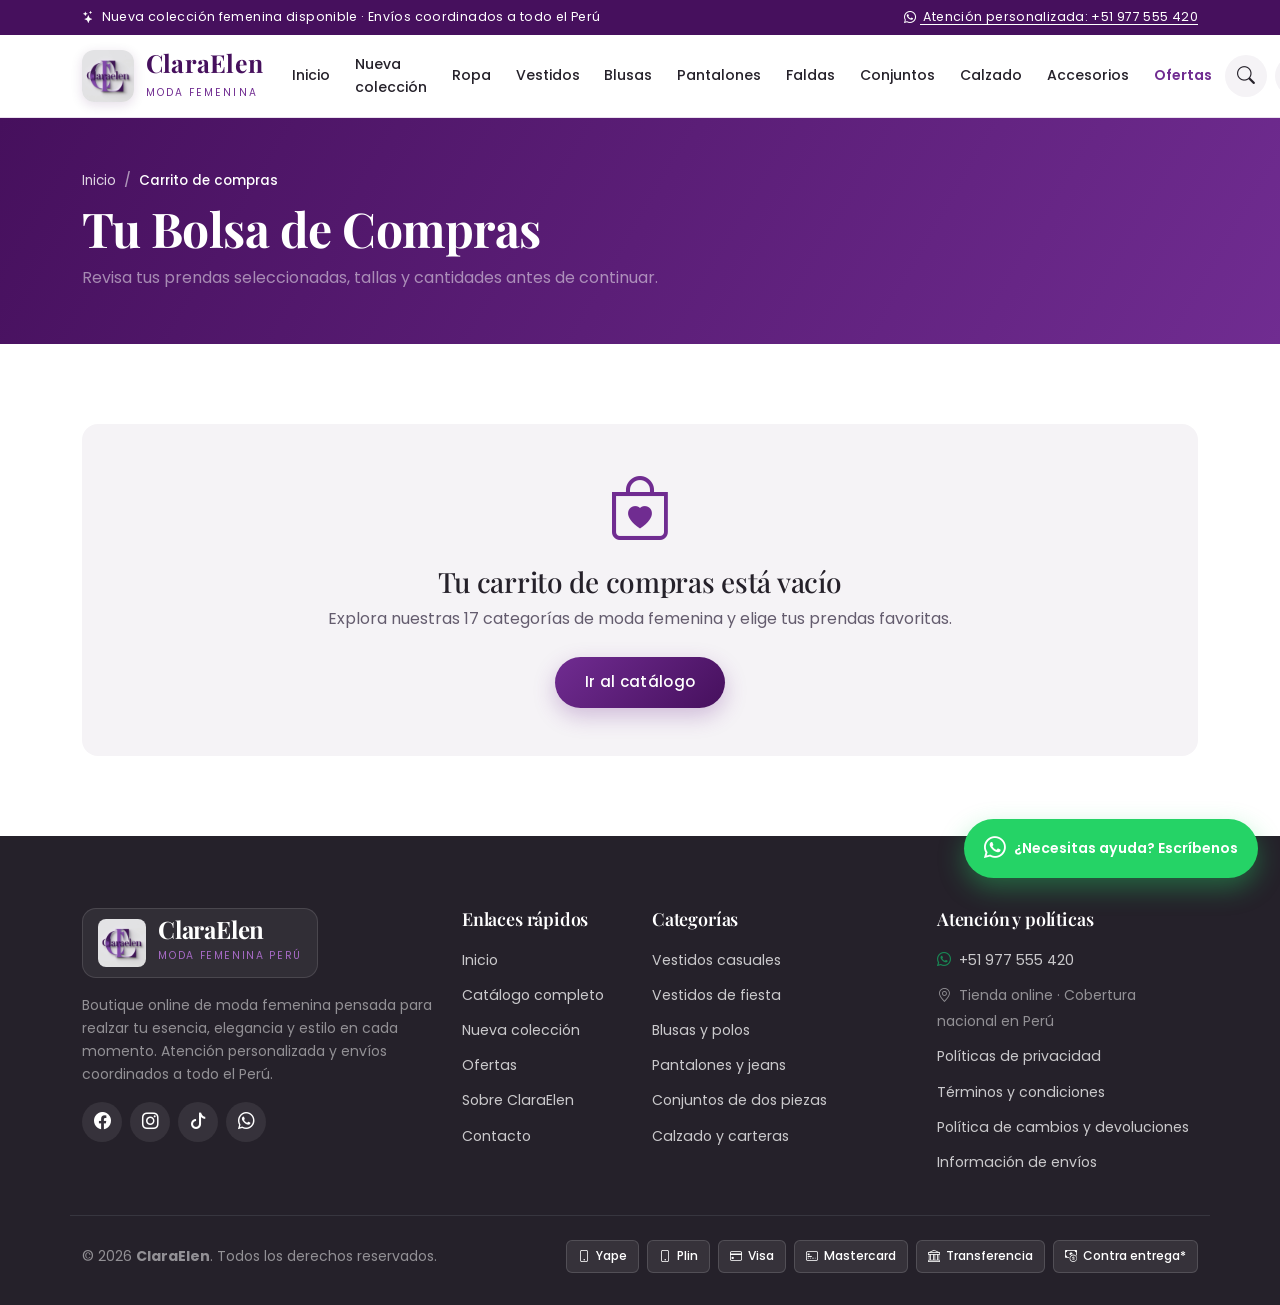
<file: pages/carrito.html>
<!DOCTYPE html>
<html lang="es">
<head>
  <meta charset="UTF-8">
  <meta name="viewport" content="width=device-width, initial-scale=1.0">
  <title>Carrito de Compras | ClaraElen Perú</title>
  <meta name="robots" content="noindex, follow">
  <link rel="icon" type="image/svg+xml" href="../assets/icons/favicon.svg">
  <link rel="preconnect" href="https://fonts.googleapis.com">
  <link rel="preconnect" href="https://fonts.gstatic.com" crossorigin>
  <link href="https://fonts.googleapis.com/css2?family=Playfair+Display:ital,wght@0,600;0,700;1,400&family=Poppins:wght@300;400;500;600;700&display=swap" rel="stylesheet">
  <link href="https://cdn.jsdelivr.net/npm/bootstrap@5.3.3/dist/css/bootstrap.min.css" rel="stylesheet" crossorigin="anonymous">
  <link href="https://cdn.jsdelivr.net/npm/bootstrap-icons@1.11.3/font/bootstrap-icons.min.css" rel="stylesheet" crossorigin="anonymous">
  <link rel="stylesheet" href="../css/styles.css">
</head>
<body data-base-path="../">

  <div id="globalHeaderMount"></div>

  <main>
    <section class="inner-page-banner">
      <div class="container">
        <nav aria-label="breadcrumb" class="breadcrumb-ce mb-2">
          <ol class="breadcrumb mb-0">
            <li class="breadcrumb-item"><a href="../index.html">Inicio</a></li>
            <li class="breadcrumb-item active" aria-current="page">Carrito de compras</li>
          </ol>
        </nav>
        <h1 class="font-display display-5 fw-bold mb-2">Tu Bolsa de Compras</h1>
        <p class="text-white-50 mb-0">Revisa tus prendas seleccionadas, tallas y cantidades antes de continuar.</p>
      </div>
    </section>

    <section class="section-padding">
      <div class="container" id="fullCartPageContainer"></div>
    </section>
  </main>

  <div id="globalFooterMount"></div>

  <script src="https://cdn.jsdelivr.net/npm/bootstrap@5.3.3/dist/js/bootstrap.bundle.min.js" crossorigin="anonymous"></script>
  <script src="../js/script.js"></script>
</body>
</html>
</file>
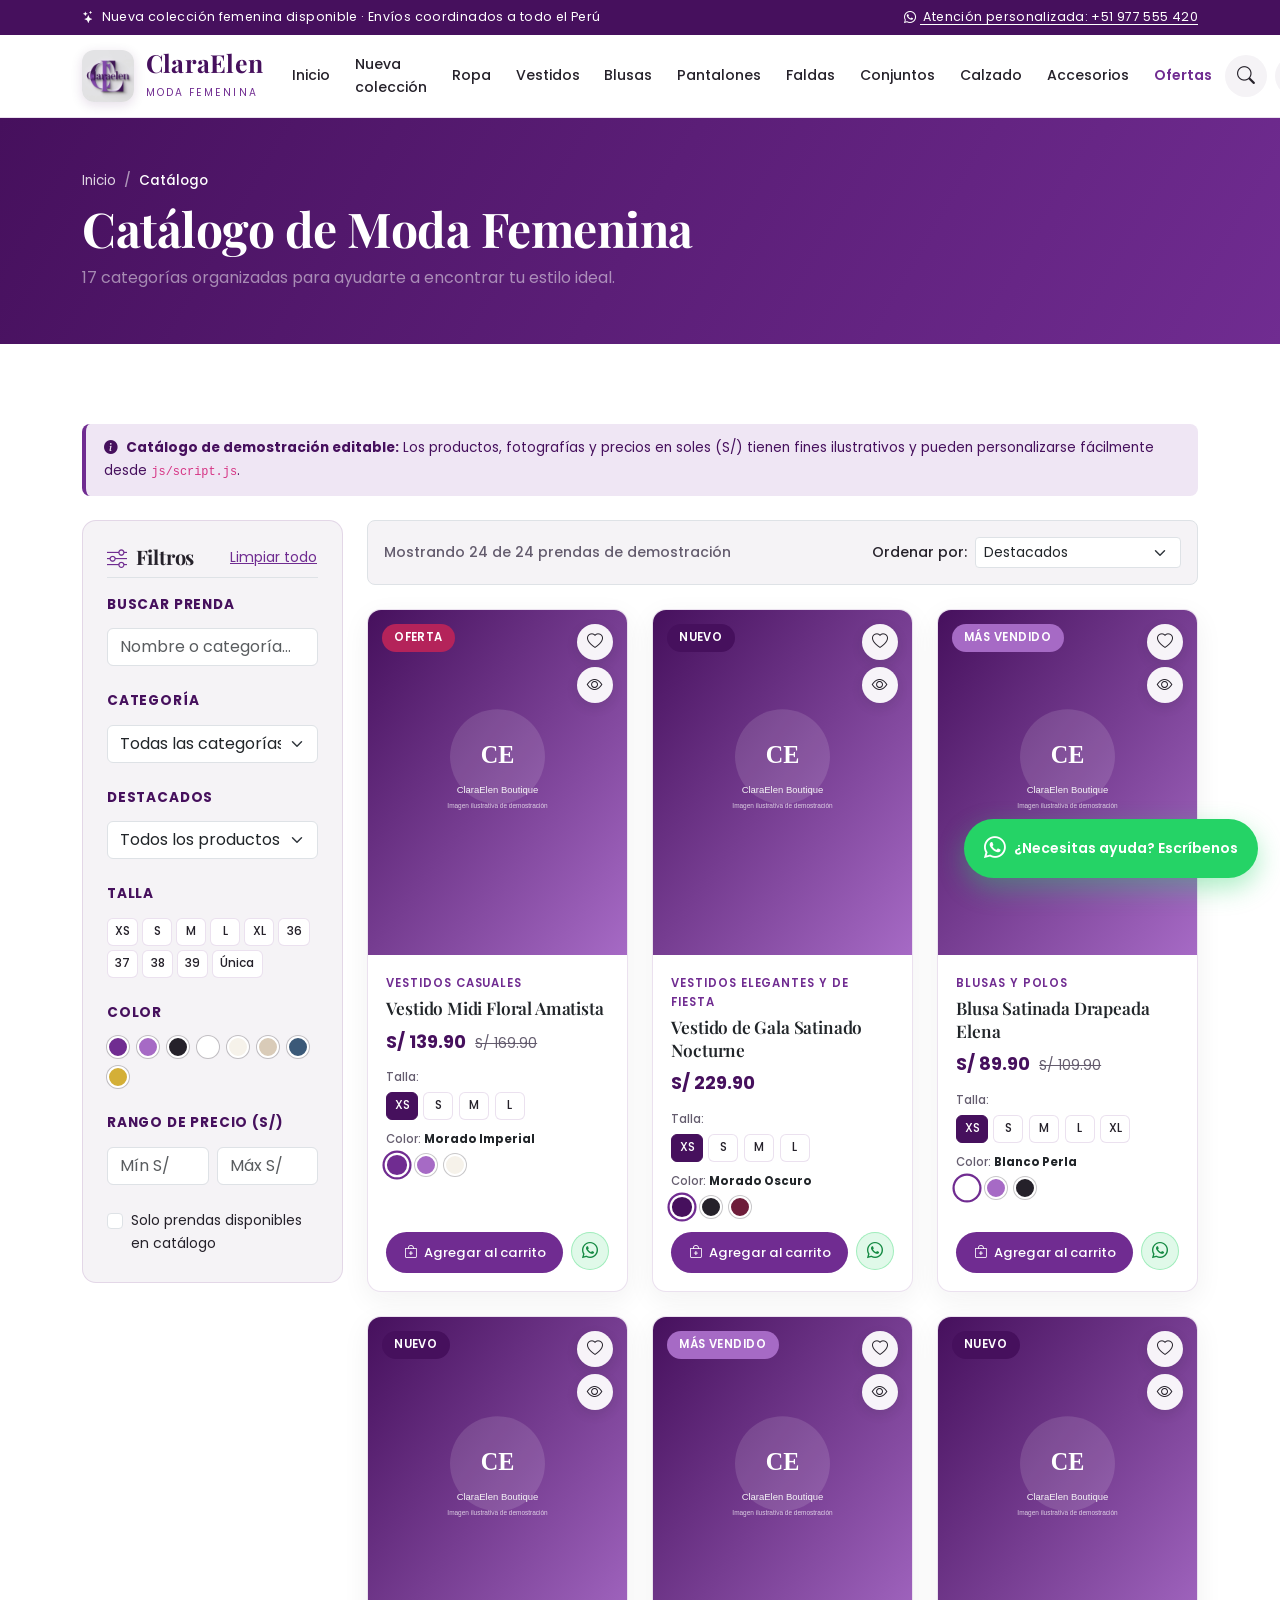
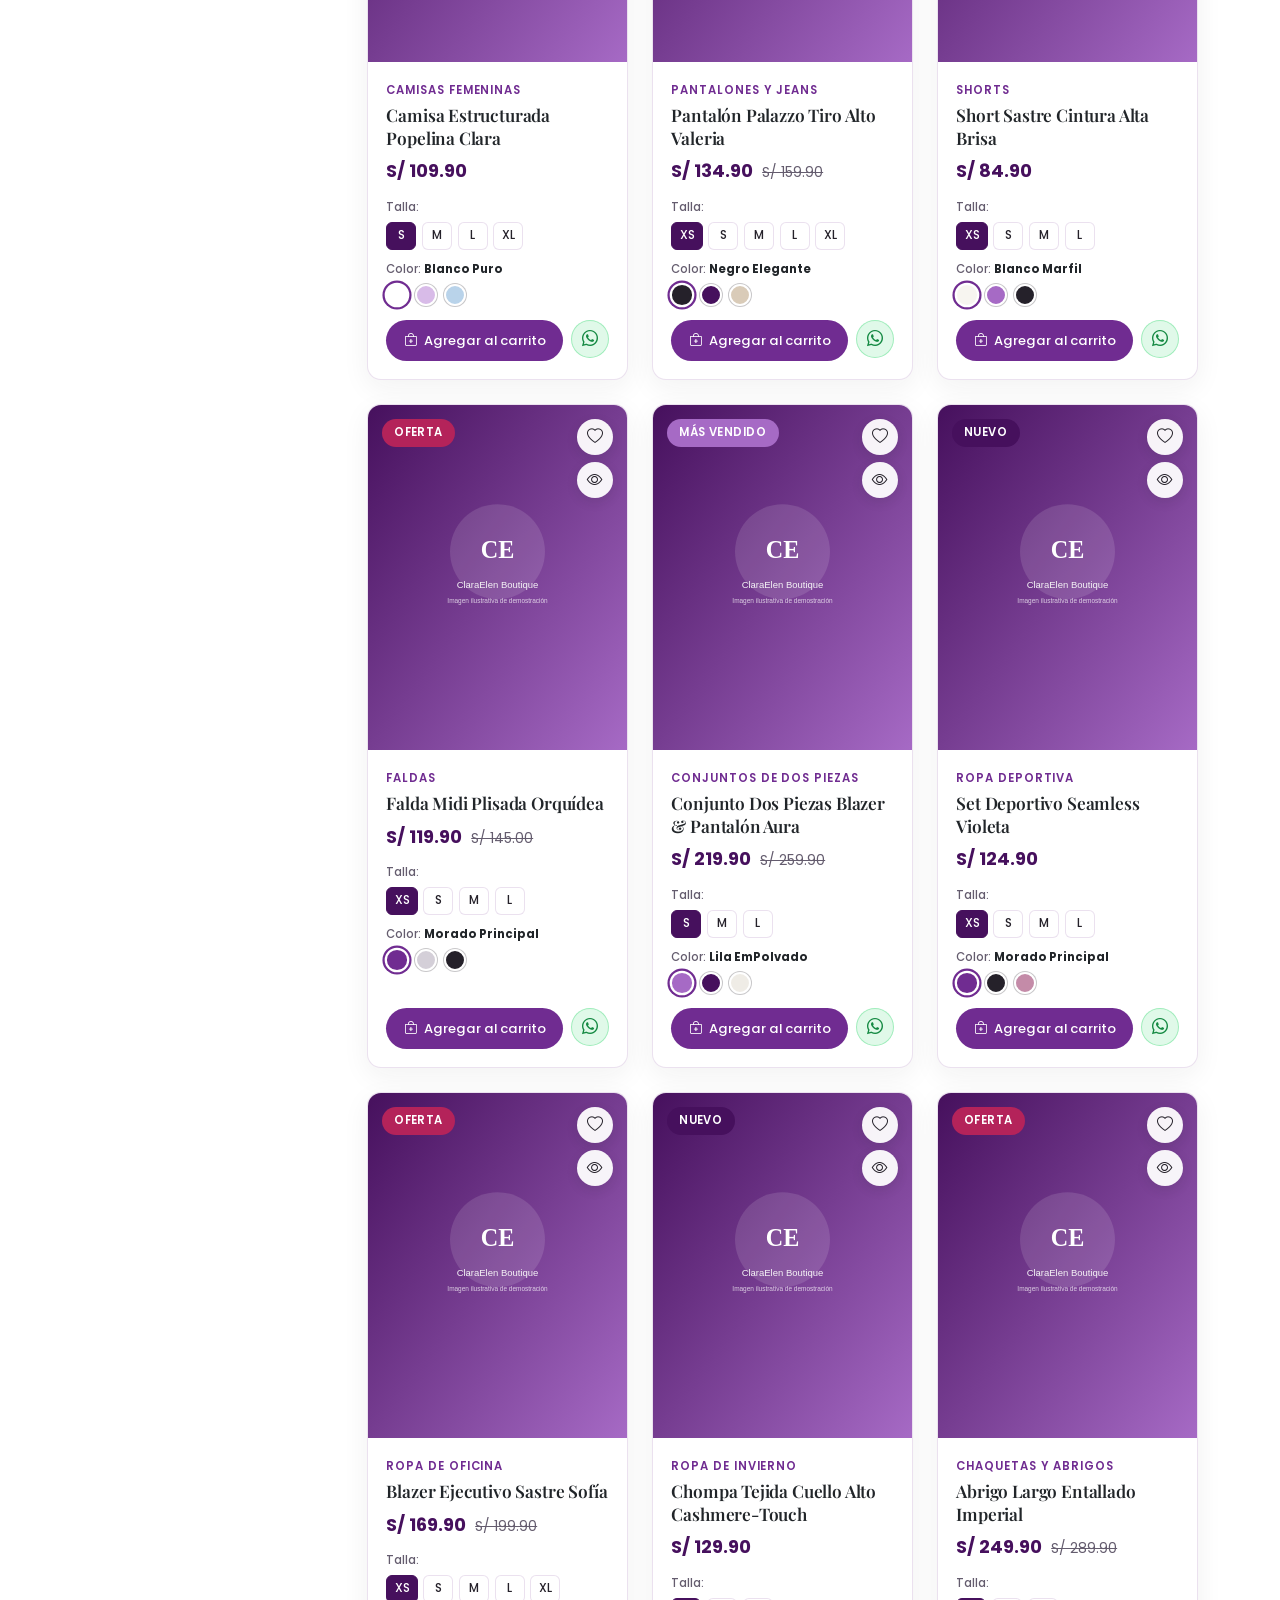
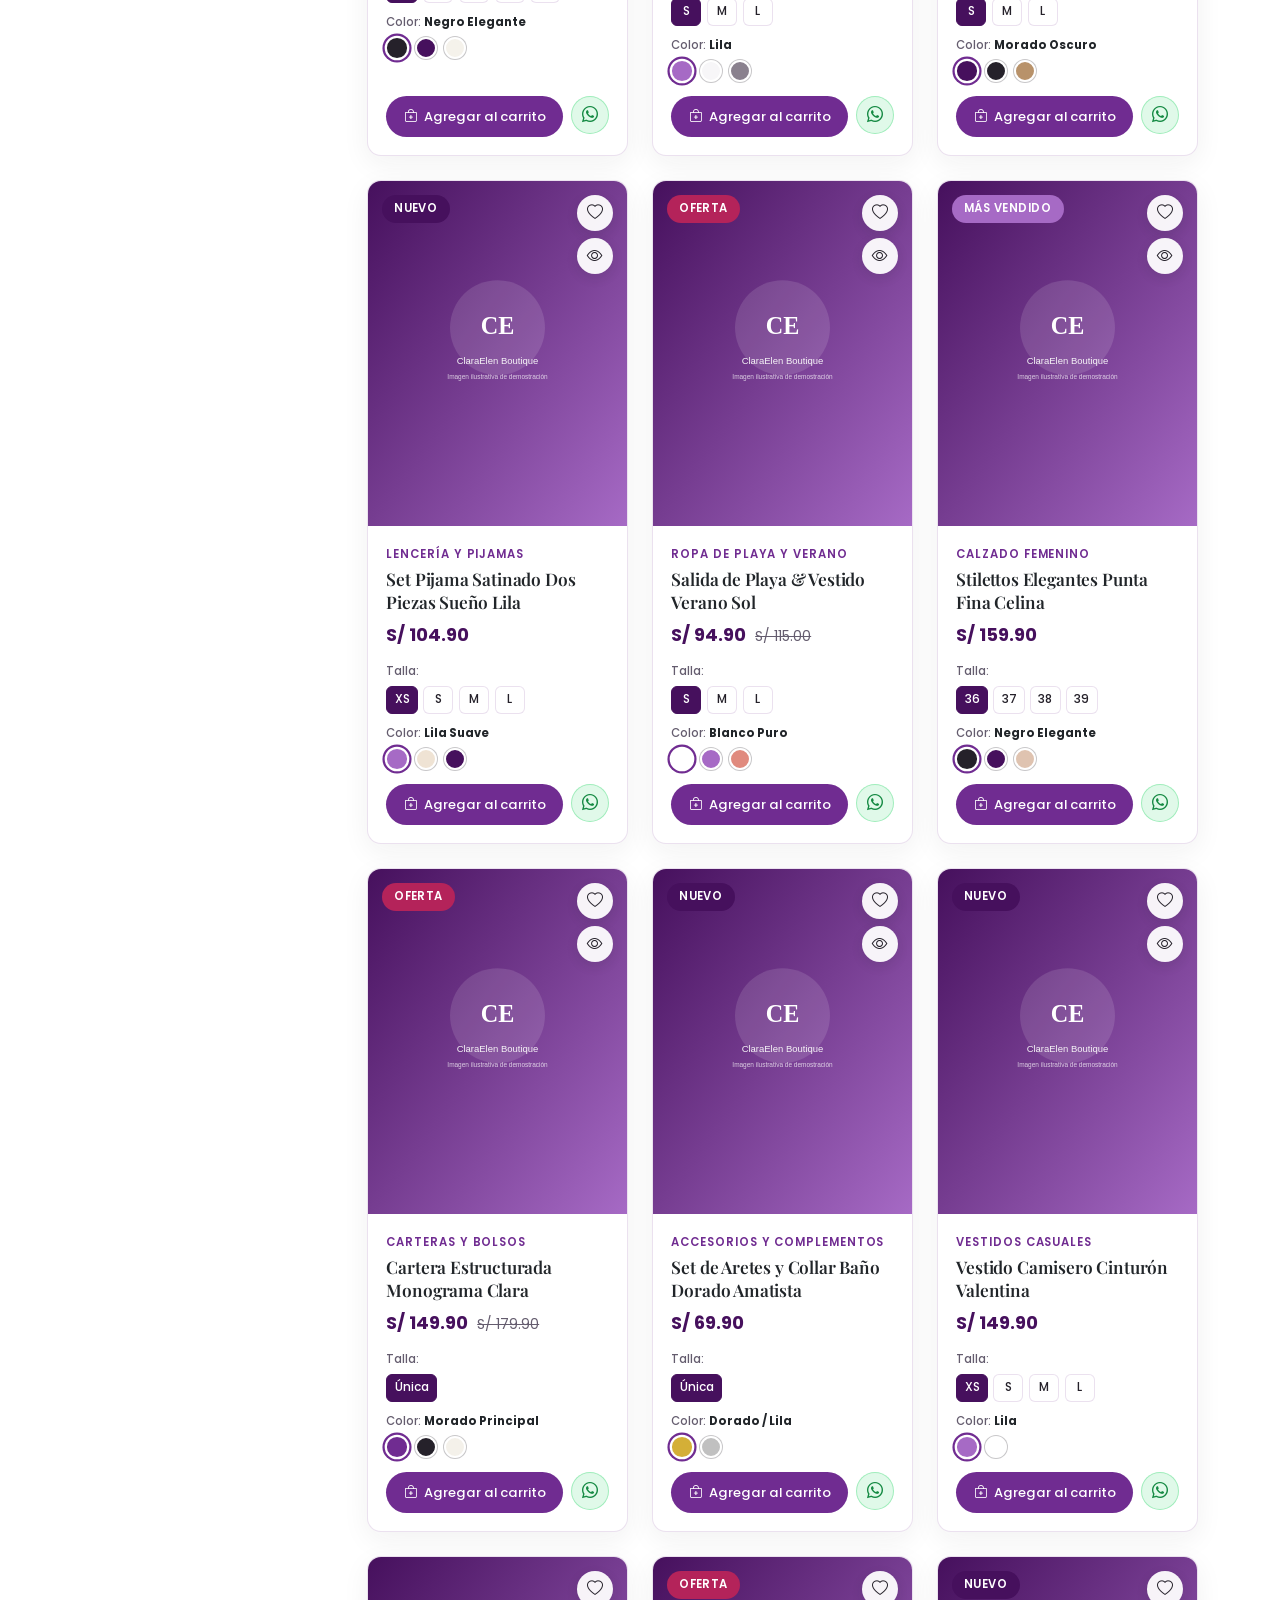
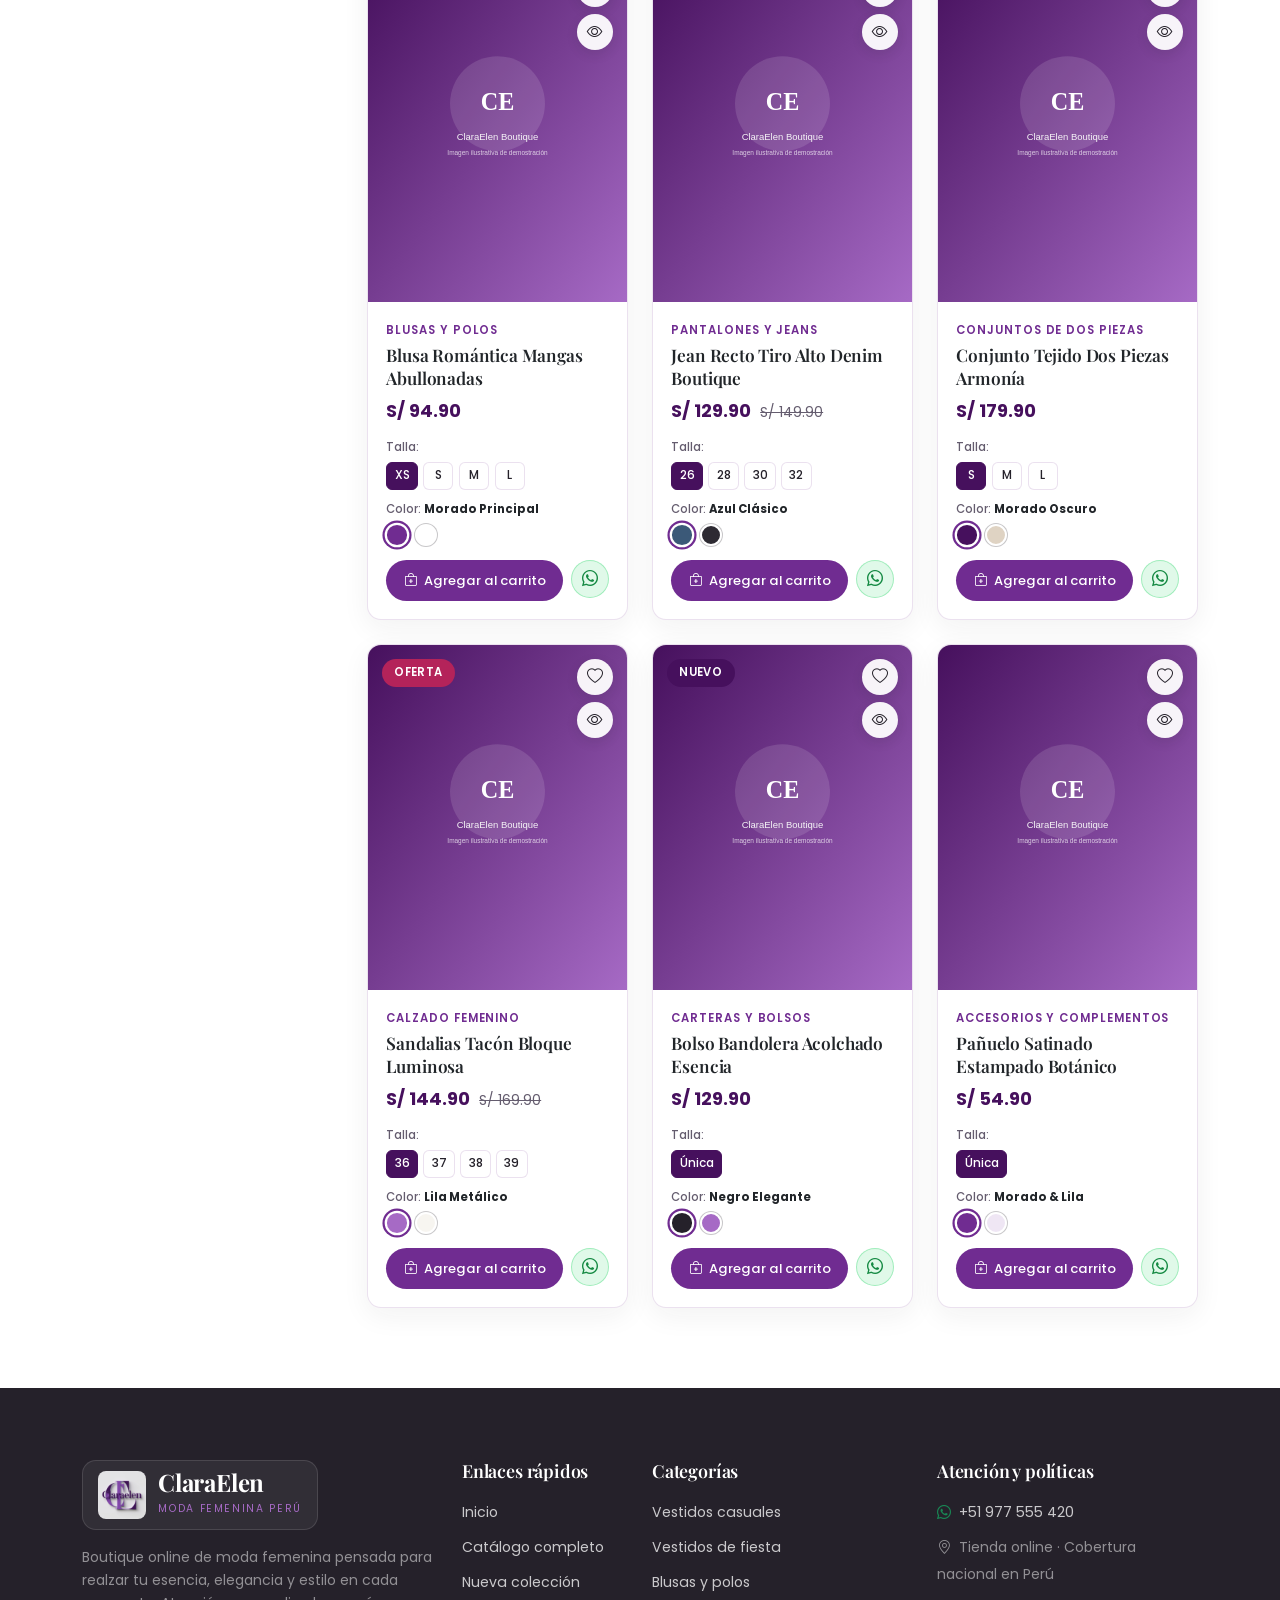
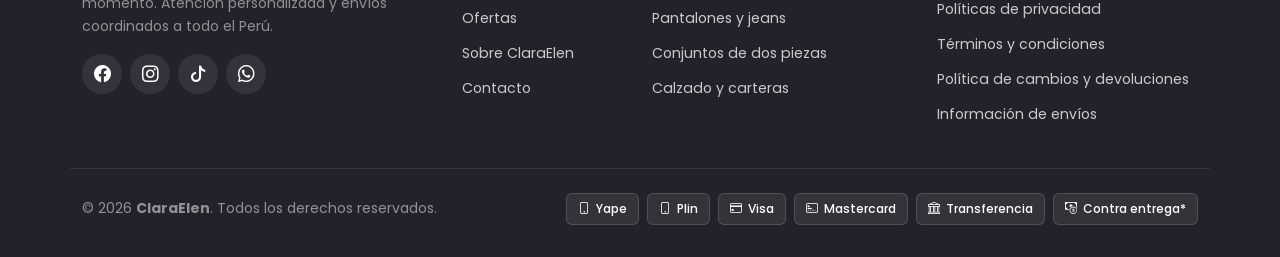
<file: pages/catalogo.html>
<!DOCTYPE html>
<html lang="es">
<head>
  <meta charset="UTF-8">
  <meta name="viewport" content="width=device-width, initial-scale=1.0">
  <title>Catálogo de Moda Femenina (17 Categorías) | ClaraElen Perú</title>
  <meta name="description" content="Explora el catálogo completo de ClaraElen: vestidos casuales y de fiesta, blusas, camisas, pantalones, jeans, shorts, faldas, conjuntos, calzado, carteras y accesorios en Perú.">
  <meta name="robots" content="index, follow">
  <link rel="canonical" href="https://www.claraelen.pe/pages/catalogo.html">

  <meta property="og:type" content="website">
  <meta property="og:title" content="Catálogo Completo | ClaraElen Moda Femenina">
  <meta property="og:description" content="Filtra por categoría, talla, color y precio en soles peruanos (S/).">
  <meta property="og:image" content="../assets/img/logo-claraelen.png">

  <link rel="icon" type="image/svg+xml" href="../assets/icons/favicon.svg">
  <link rel="preconnect" href="https://fonts.googleapis.com">
  <link rel="preconnect" href="https://fonts.gstatic.com" crossorigin>
  <link href="https://fonts.googleapis.com/css2?family=Playfair+Display:ital,wght@0,600;0,700;1,400&family=Poppins:wght@300;400;500;600;700&display=swap" rel="stylesheet">
  <link href="https://cdn.jsdelivr.net/npm/bootstrap@5.3.3/dist/css/bootstrap.min.css" rel="stylesheet" crossorigin="anonymous">
  <link href="https://cdn.jsdelivr.net/npm/bootstrap-icons@1.11.3/font/bootstrap-icons.min.css" rel="stylesheet" crossorigin="anonymous">
  <link href="https://cdn.jsdelivr.net/npm/aos@2.3.4/dist/aos.css" rel="stylesheet" crossorigin="anonymous">
  <link rel="stylesheet" href="../css/styles.css">
</head>
<body data-base-path="../">

  <div id="globalHeaderMount"></div>

  <main>
    <section class="inner-page-banner">
      <div class="container">
        <nav aria-label="breadcrumb" class="breadcrumb-ce mb-2">
          <ol class="breadcrumb mb-0">
            <li class="breadcrumb-item"><a href="../index.html">Inicio</a></li>
            <li class="breadcrumb-item active" aria-current="page">Catálogo</li>
          </ol>
        </nav>
        <h1 class="font-display display-5 fw-bold mb-2">Catálogo de Moda Femenina</h1>
        <p class="text-white-50 mb-0">17 categorías organizadas para ayudarte a encontrar tu estilo ideal.</p>
      </div>
    </section>

    <section class="section-padding">
      <div class="container">
        <div class="demo-disclaimer-banner mb-4">
          <i class="bi bi-info-circle-fill me-1"></i>
          <strong>Catálogo de demostración editable:</strong> Los productos, fotografías y precios en soles (S/) tienen fines ilustrativos y pueden personalizarse fácilmente desde <code>js/script.js</code>.
        </div>

        <div class="row g-4">
          <!-- D. SIDEBAR DE FILTROS FUNCIONALES -->
          <aside class="col-lg-3">
            <div class="catalog-sidebar sticky-lg-top" style="top: 96px;">
              <div class="d-flex justify-content-between align-items-center mb-3 pb-2 border-bottom">
                <h2 class="font-display fs-5 fw-bold mb-0"><i class="bi bi-sliders me-1 text-ce-purple"></i> Filtros</h2>
                <button type="button" id="resetCatalogFiltersBtn" class="btn btn-sm btn-link text-ce-purple p-0">Limpiar todo</button>
              </div>

              <!-- Búsqueda por nombre o categoría -->
              <div class="mb-4">
                <label for="catalogSearchInput" class="filter-group-title d-block">Buscar prenda</label>
                <input type="search" id="catalogSearchInput" class="form-control bg-white" placeholder="Nombre o categoría...">
              </div>

              <!-- Categorías (17) -->
              <div class="mb-4">
                <label for="filterCategorySelect" class="filter-group-title d-block">Categoría</label>
                <select id="filterCategorySelect" class="form-select bg-white"></select>
              </div>

              <!-- Colección / Etiqueta -->
              <div class="mb-4">
                <label for="filterTagSelect" class="filter-group-title d-block">Destacados</label>
                <select id="filterTagSelect" class="form-select bg-white">
                  <option value="all">Todos los productos</option>
                  <option value="nuevo">Nueva colección</option>
                  <option value="oferta">Ofertas especiales</option>
                  <option value="mas-vendido">Más vendidos</option>
                </select>
              </div>

              <!-- Tallas -->
              <div class="mb-4">
                <span class="filter-group-title d-block">Talla</span>
                <div id="filterSizesContainer" class="d-flex flex-wrap gap-1"></div>
              </div>

              <!-- Colores -->
              <div class="mb-4">
                <span class="filter-group-title d-block">Color</span>
                <div id="filterColorsContainer" class="d-flex flex-wrap gap-2"></div>
              </div>

              <!-- Precio mínimo y máximo -->
              <div class="mb-4">
                <span class="filter-group-title d-block">Rango de precio (S/)</span>
                <div class="row g-2">
                  <div class="col-6">
                    <input type="number" id="filterMinPrice" class="form-control bg-white" placeholder="Mín S/" min="0" step="1">
                  </div>
                  <div class="col-6">
                    <input type="number" id="filterMaxPrice" class="form-control bg-white" placeholder="Máx S/" min="0" step="1">
                  </div>
                </div>
              </div>

              <!-- Disponibilidad -->
              <div class="form-check">
                <input class="form-check-input" type="checkbox" id="filterAvailableCheck">
                <label class="form-check-label small" for="filterAvailableCheck">
                  Solo prendas disponibles en catálogo
                </label>
              </div>
            </div>
          </aside>

          <!-- GRILLA DE PRODUCTOS Y ORDENAMIENTO -->
          <div class="col-lg-9">
            <div class="d-flex flex-column flex-sm-row justify-content-between align-items-sm-center gap-3 bg-ce-light p-3 rounded-3 mb-4 border">
              <div class="small fw-medium text-ce-muted" id="catalogResultsCount">Cargando catálogo...</div>
              <div class="d-flex align-items-center gap-2">
                <label for="catalogSortSelect" class="small text-nowrap fw-medium">Ordenar por:</label>
                <select id="catalogSortSelect" class="form-select form-select-sm bg-white" style="min-width: 195px;">
                  <option value="featured">Destacados</option>
                  <option value="bestseller">Más vendidos</option>
                  <option value="newest">Productos recientes</option>
                  <option value="price-asc">Precio: menor a mayor</option>
                  <option value="price-desc">Precio: mayor a menor</option>
                </select>
              </div>
            </div>

            <div class="row g-4" id="catalogProductsGrid"></div>
          </div>
        </div>
      </div>
    </section>
  </main>

  <div id="globalFooterMount"></div>

  <script src="https://cdn.jsdelivr.net/npm/bootstrap@5.3.3/dist/js/bootstrap.bundle.min.js" crossorigin="anonymous"></script>
  <script src="https://cdn.jsdelivr.net/npm/aos@2.3.4/dist/aos.js" crossorigin="anonymous"></script>
  <script src="../js/script.js"></script>
</body>
</html>
</file>
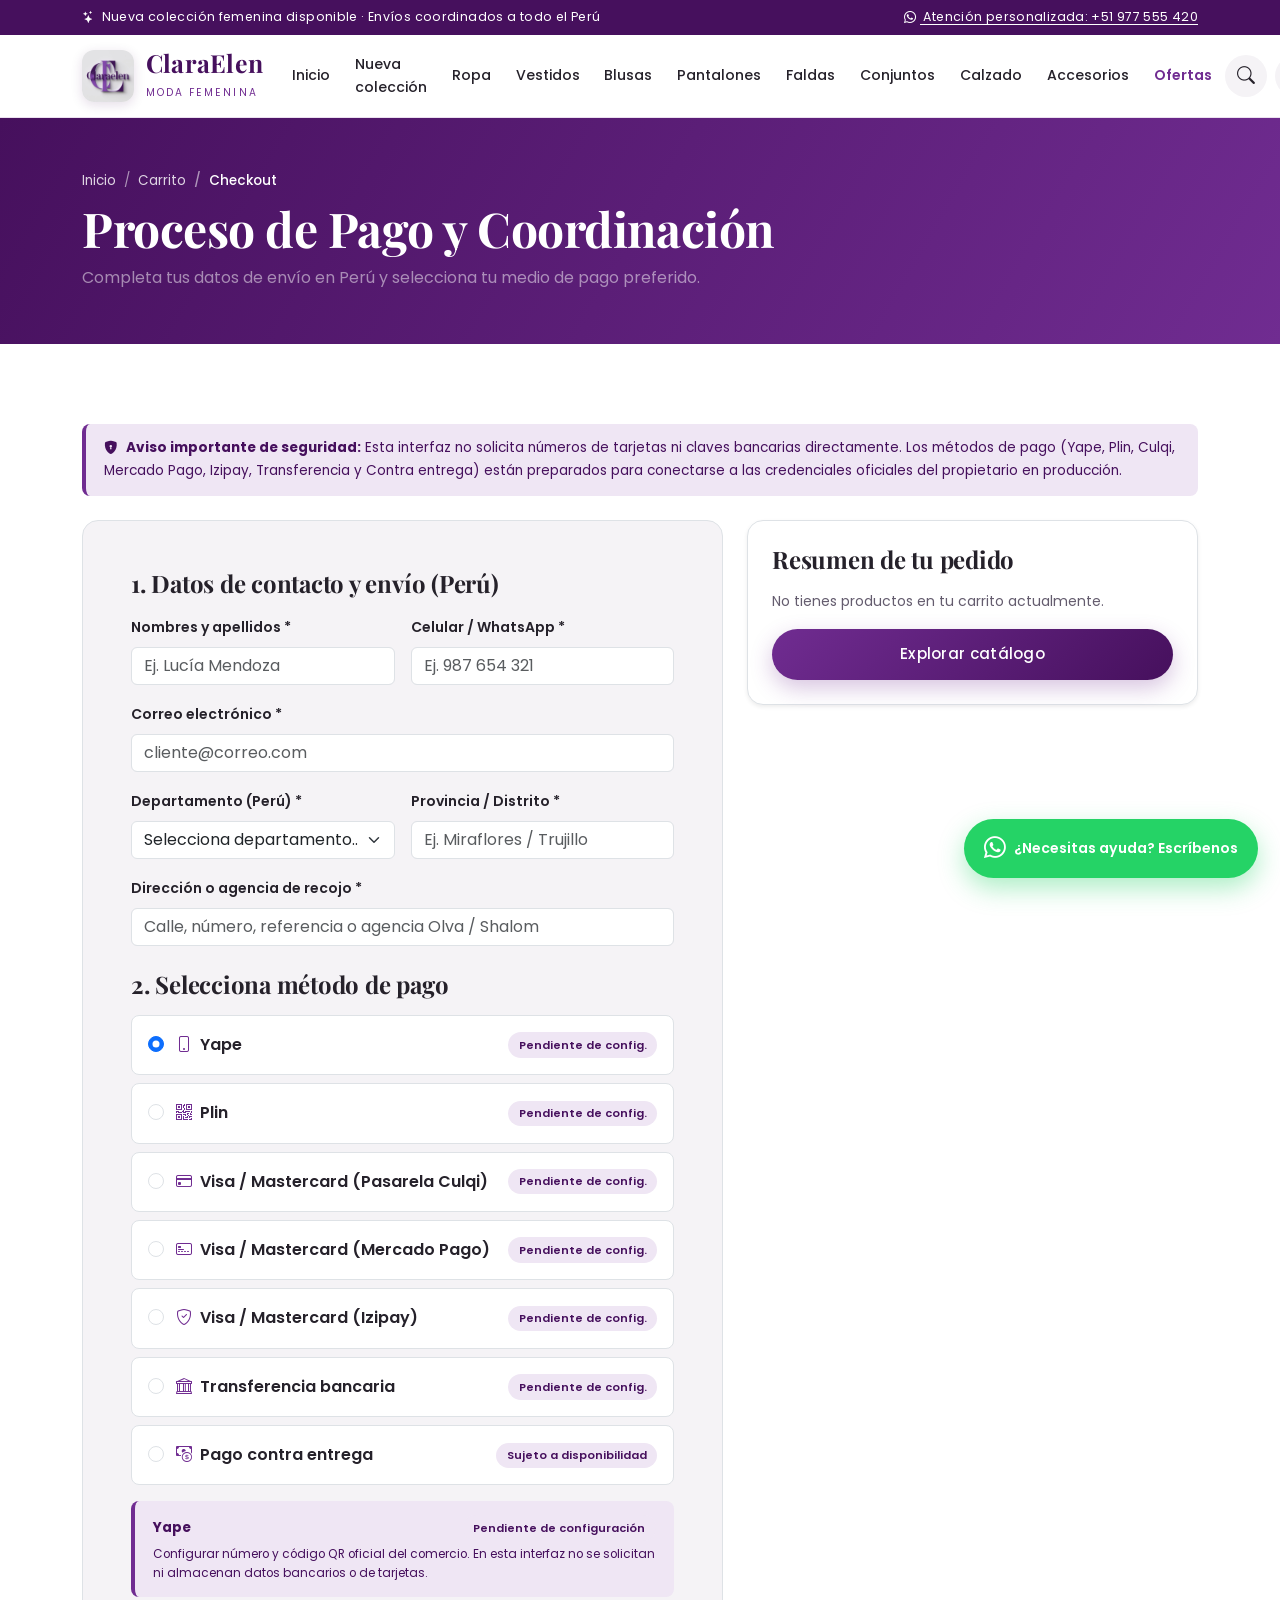
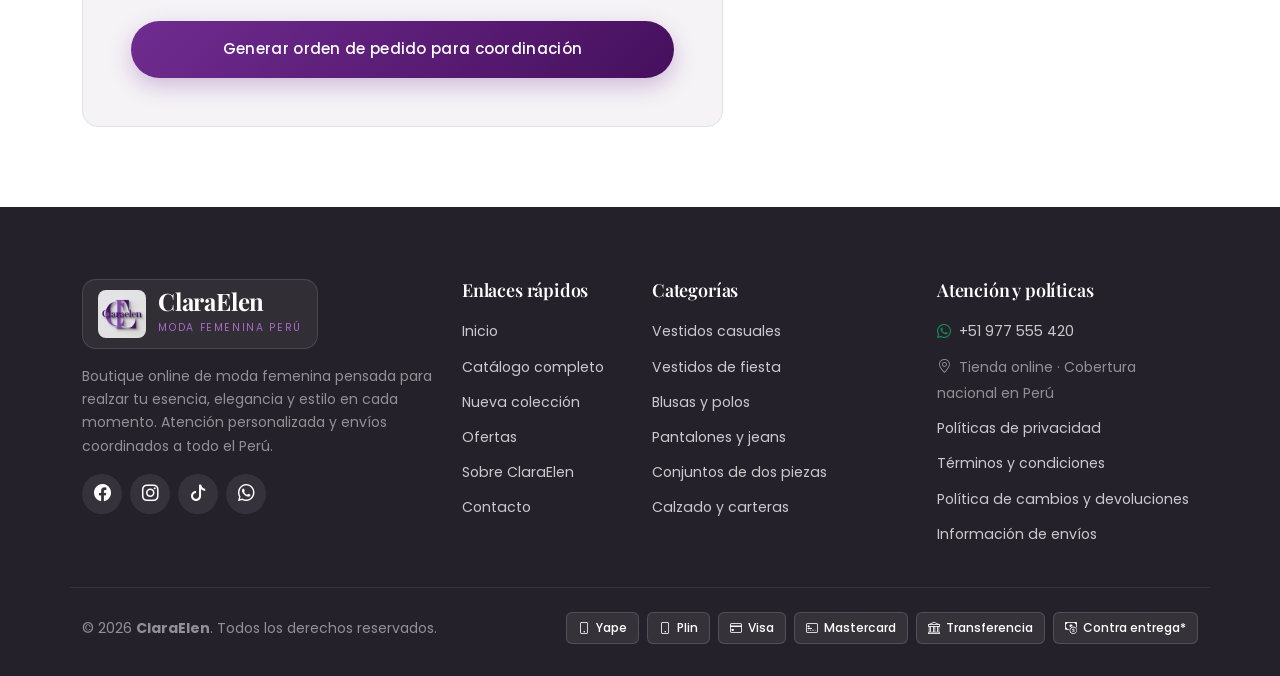
<file: pages/checkout.html>
<!DOCTYPE html>
<html lang="es">
<head>
  <meta charset="UTF-8">
  <meta name="viewport" content="width=device-width, initial-scale=1.0">
  <title>Finalizar Solicitud de Compra | ClaraElen Perú</title>
  <meta name="robots" content="noindex, follow">
  <link rel="icon" type="image/svg+xml" href="../assets/icons/favicon.svg">
  <link rel="preconnect" href="https://fonts.googleapis.com">
  <link rel="preconnect" href="https://fonts.gstatic.com" crossorigin>
  <link href="https://fonts.googleapis.com/css2?family=Playfair+Display:ital,wght@0,600;0,700;1,400&family=Poppins:wght@300;400;500;600;700&display=swap" rel="stylesheet">
  <link href="https://cdn.jsdelivr.net/npm/bootstrap@5.3.3/dist/css/bootstrap.min.css" rel="stylesheet" crossorigin="anonymous">
  <link href="https://cdn.jsdelivr.net/npm/bootstrap-icons@1.11.3/font/bootstrap-icons.min.css" rel="stylesheet" crossorigin="anonymous">
  <link rel="stylesheet" href="../css/styles.css">
</head>
<body data-base-path="../">

  <div id="globalHeaderMount"></div>

  <main>
    <section class="inner-page-banner">
      <div class="container">
        <nav aria-label="breadcrumb" class="breadcrumb-ce mb-2">
          <ol class="breadcrumb mb-0">
            <li class="breadcrumb-item"><a href="../index.html">Inicio</a></li>
            <li class="breadcrumb-item"><a href="carrito.html">Carrito</a></li>
            <li class="breadcrumb-item active" aria-current="page">Checkout</li>
          </ol>
        </nav>
        <h1 class="font-display display-5 fw-bold mb-2">Proceso de Pago y Coordinación</h1>
        <p class="text-white-50 mb-0">Completa tus datos de envío en Perú y selecciona tu medio de pago preferido.</p>
      </div>
    </section>

    <section class="section-padding">
      <div class="container">
        <div class="demo-disclaimer-banner mb-4">
          <i class="bi bi-shield-lock-fill me-1"></i>
          <strong>Aviso importante de seguridad:</strong> Esta interfaz no solicita números de tarjetas ni claves bancarias directamente. Los métodos de pago (Yape, Plin, Culqi, Mercado Pago, Izipay, Transferencia y Contra entrega) están preparados para conectarse a las credenciales oficiales del propietario en producción.
        </div>

        <div class="row g-4">
          <div class="col-lg-7">
            <form id="checkoutForm" class="needs-validation bg-ce-light p-4 p-md-5 rounded-4 border" novalidate>
              <h2 class="font-display fs-4 fw-bold mb-3">1. Datos de contacto y envío (Perú)</h2>
              <div class="row g-3 mb-4">
                <div class="col-md-6">
                  <label for="chkFullName" class="form-label small fw-semibold">Nombres y apellidos *</label>
                  <input type="text" class="form-control bg-white" id="chkFullName" required placeholder="Ej. Lucía Mendoza">
                  <div class="invalid-feedback">Ingresa tu nombre completo.</div>
                </div>
                <div class="col-md-6">
                  <label for="chkPhone" class="form-label small fw-semibold">Celular / WhatsApp *</label>
                  <input type="tel" class="form-control bg-white" id="chkPhone" required placeholder="Ej. 987 654 321">
                  <div class="invalid-feedback">Ingresa un teléfono de contacto válido.</div>
                </div>
                <div class="col-12">
                  <label for="chkEmail" class="form-label small fw-semibold">Correo electrónico *</label>
                  <input type="email" class="form-control bg-white" id="chkEmail" required placeholder="cliente@correo.com">
                  <div class="invalid-feedback">Ingresa un correo electrónico válido.</div>
                </div>
                <div class="col-md-6">
                  <label for="chkDepartment" class="form-label small fw-semibold">Departamento (Perú) *</label>
                  <select class="form-select bg-white" id="chkDepartment" required>
                    <option value="">Selecciona departamento...</option>
                    <option value="Lima">Lima</option>
                    <option value="La Libertad">La Libertad</option>
                    <option value="Arequipa">Arequipa</option>
                    <option value="Piura">Piura</option>
                    <option value="Lambayeque">Lambayeque</option>
                    <option value="Cusco">Cusco</option>
                    <option value="Junín">Junín</option>
                    <option value="Áncash">Áncash</option>
                    <option value="Ica">Ica</option>
                    <option value="Cajamarca">Cajamarca</option>
                    <option value="Callao">Callao</option>
                    <option value="Otro departamento de Perú">Otro departamento de Perú</option>
                  </select>
                  <div class="invalid-feedback">Selecciona tu departamento.</div>
                </div>
                <div class="col-md-6">
                  <label for="chkDistrict" class="form-label small fw-semibold">Provincia / Distrito *</label>
                  <input type="text" class="form-control bg-white" id="chkDistrict" required placeholder="Ej. Miraflores / Trujillo">
                  <div class="invalid-feedback">Ingresa tu provincia o distrito.</div>
                </div>
                <div class="col-12">
                  <label for="chkAddress" class="form-label small fw-semibold">Dirección o agencia de recojo *</label>
                  <input type="text" class="form-control bg-white" id="chkAddress" required placeholder="Calle, número, referencia o agencia Olva / Shalom">
                  <div class="invalid-feedback">Ingresa una dirección o agencia de referencia.</div>
                </div>
              </div>

              <h2 class="font-display fs-4 fw-bold mb-3">2. Selecciona método de pago</h2>
              <div class="d-flex flex-column gap-2">
                <label class="border rounded-3 p-3 bg-white d-flex align-items-center justify-content-between cursor-pointer">
                  <div class="form-check mb-0">
                    <input class="form-check-input" type="radio" name="paymentMethod" value="yape" checked>
                    <span class="form-check-label fw-semibold ms-1"><i class="bi bi-phone text-ce-purple me-1"></i> Yape</span>
                  </div>
                  <span class="payment-status-pill">Pendiente de config.</span>
                </label>

                <label class="border rounded-3 p-3 bg-white d-flex align-items-center justify-content-between cursor-pointer">
                  <div class="form-check mb-0">
                    <input class="form-check-input" type="radio" name="paymentMethod" value="plin">
                    <span class="form-check-label fw-semibold ms-1"><i class="bi bi-qr-code text-ce-purple me-1"></i> Plin</span>
                  </div>
                  <span class="payment-status-pill">Pendiente de config.</span>
                </label>

                <label class="border rounded-3 p-3 bg-white d-flex align-items-center justify-content-between cursor-pointer">
                  <div class="form-check mb-0">
                    <input class="form-check-input" type="radio" name="paymentMethod" value="culqi">
                    <span class="form-check-label fw-semibold ms-1"><i class="bi bi-credit-card text-ce-purple me-1"></i> Visa / Mastercard (Pasarela Culqi)</span>
                  </div>
                  <span class="payment-status-pill">Pendiente de config.</span>
                </label>

                <label class="border rounded-3 p-3 bg-white d-flex align-items-center justify-content-between cursor-pointer">
                  <div class="form-check mb-0">
                    <input class="form-check-input" type="radio" name="paymentMethod" value="mercadopago">
                    <span class="form-check-label fw-semibold ms-1"><i class="bi bi-credit-card-2-front text-ce-purple me-1"></i> Visa / Mastercard (Mercado Pago)</span>
                  </div>
                  <span class="payment-status-pill">Pendiente de config.</span>
                </label>

                <label class="border rounded-3 p-3 bg-white d-flex align-items-center justify-content-between cursor-pointer">
                  <div class="form-check mb-0">
                    <input class="form-check-input" type="radio" name="paymentMethod" value="izipay">
                    <span class="form-check-label fw-semibold ms-1"><i class="bi bi-shield-check text-ce-purple me-1"></i> Visa / Mastercard (Izipay)</span>
                  </div>
                  <span class="payment-status-pill">Pendiente de config.</span>
                </label>

                <label class="border rounded-3 p-3 bg-white d-flex align-items-center justify-content-between cursor-pointer">
                  <div class="form-check mb-0">
                    <input class="form-check-input" type="radio" name="paymentMethod" value="transferencia">
                    <span class="form-check-label fw-semibold ms-1"><i class="bi bi-bank text-ce-purple me-1"></i> Transferencia bancaria</span>
                  </div>
                  <span class="payment-status-pill">Pendiente de config.</span>
                </label>

                <label class="border rounded-3 p-3 bg-white d-flex align-items-center justify-content-between cursor-pointer">
                  <div class="form-check mb-0">
                    <input class="form-check-input" type="radio" name="paymentMethod" value="contraentrega">
                    <span class="form-check-label fw-semibold ms-1"><i class="bi bi-cash-coin text-ce-purple me-1"></i> Pago contra entrega</span>
                  </div>
                  <span class="payment-status-pill">Sujeto a disponibilidad</span>
                </label>
              </div>

              <div id="selectedPaymentNotice"></div>

              <div class="mt-4 d-grid">
                <button type="submit" class="btn-ce-primary py-3">
                  Generar orden de pedido para coordinación
                </button>
              </div>
            </form>

            <div id="checkoutConfirmationBox" class="mt-4 d-none"></div>
          </div>

          <div class="col-lg-5">
            <div class="bg-white p-4 rounded-4 border shadow-sm sticky-lg-top" style="top: 96px;">
              <h2 class="font-display fs-4 fw-bold mb-3">Resumen de tu pedido</h2>
              <div id="checkoutOrderSummary"></div>
            </div>
          </div>
        </div>
      </div>
    </section>
  </main>

  <div id="globalFooterMount"></div>

  <script src="https://cdn.jsdelivr.net/npm/bootstrap@5.3.3/dist/js/bootstrap.bundle.min.js" crossorigin="anonymous"></script>
  <script src="../js/script.js"></script>
</body>
</html>
</file>
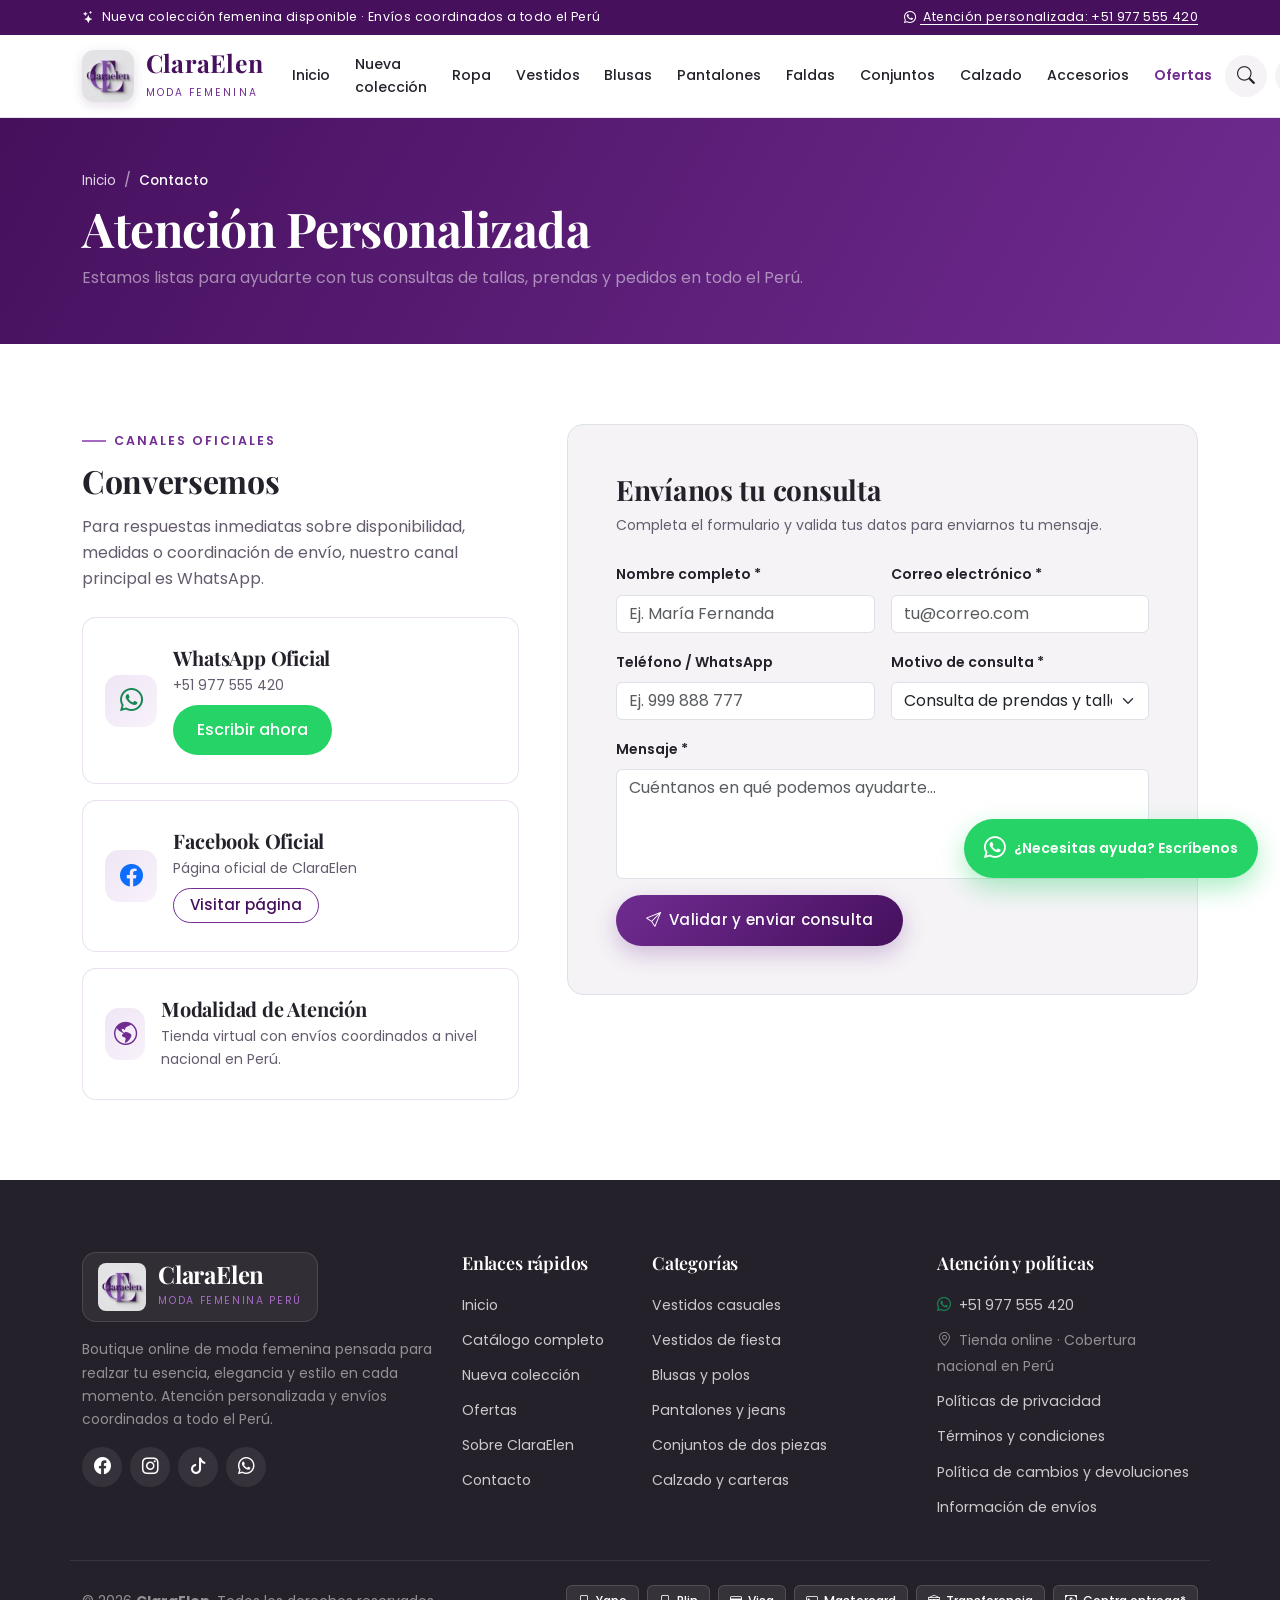
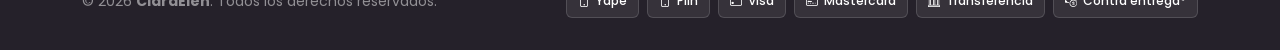
<file: pages/contacto.html>
<!DOCTYPE html>
<html lang="es">
<head>
  <meta charset="UTF-8">
  <meta name="viewport" content="width=device-width, initial-scale=1.0">
  <title>Contacto y Atención al Cliente | ClaraElen Perú</title>
  <meta name="description" content="Comunícate con ClaraElen por WhatsApp al +51 977 555 420 o envíanos tu consulta sobre prendas, tallas y envíos en Perú.">
  <link rel="canonical" href="https://www.claraelen.pe/pages/contacto.html">
  <link rel="icon" type="image/svg+xml" href="../assets/icons/favicon.svg">
  <link rel="preconnect" href="https://fonts.googleapis.com">
  <link rel="preconnect" href="https://fonts.gstatic.com" crossorigin>
  <link href="https://fonts.googleapis.com/css2?family=Playfair+Display:ital,wght@0,600;0,700;1,400&family=Poppins:wght@300;400;500;600;700&display=swap" rel="stylesheet">
  <link href="https://cdn.jsdelivr.net/npm/bootstrap@5.3.3/dist/css/bootstrap.min.css" rel="stylesheet" crossorigin="anonymous">
  <link href="https://cdn.jsdelivr.net/npm/bootstrap-icons@1.11.3/font/bootstrap-icons.min.css" rel="stylesheet" crossorigin="anonymous">
  <link href="https://cdn.jsdelivr.net/npm/aos@2.3.4/dist/aos.css" rel="stylesheet" crossorigin="anonymous">
  <link rel="stylesheet" href="../css/styles.css">
</head>
<body data-base-path="../">

  <div id="globalHeaderMount"></div>

  <main>
    <section class="inner-page-banner">
      <div class="container">
        <nav aria-label="breadcrumb" class="breadcrumb-ce mb-2">
          <ol class="breadcrumb mb-0">
            <li class="breadcrumb-item"><a href="../index.html">Inicio</a></li>
            <li class="breadcrumb-item active" aria-current="page">Contacto</li>
          </ol>
        </nav>
        <h1 class="font-display display-5 fw-bold mb-2">Atención Personalizada</h1>
        <p class="text-white-50 mb-0">Estamos listas para ayudarte con tus consultas de tallas, prendas y pedidos en todo el Perú.</p>
      </div>
    </section>

    <section class="section-padding">
      <div class="container">
        <div class="row g-5">
          <div class="col-lg-5">
            <span class="section-eyebrow">Canales Oficiales</span>
            <h2 class="section-title fs-2">Conversemos</h2>
            <p class="text-ce-muted mb-4">
              Para respuestas inmediatas sobre disponibilidad, medidas o coordinación de envío, nuestro canal principal es WhatsApp.
            </p>

            <div class="benefit-card mb-3" style="height: auto;">
              <div class="d-flex align-items-center gap-3">
                <div class="benefit-icon mb-0"><i class="bi bi-whatsapp text-success"></i></div>
                <div>
                  <h3 class="font-display fs-5 fw-bold mb-1">WhatsApp Oficial</h3>
                  <p class="small text-ce-muted mb-2">+51 977 555 420</p>
                  <a href="https://wa.me/51977555420?text=%C2%A1Hola!%20Estoy%20interesada%20en%20conocer%20los%20productos%20de%20ClaraElen.%20%C2%BFPodr%C3%ADan%20brindarme%20informaci%C3%B3n%3F"
                     target="_blank" rel="noopener noreferrer" class="btn-whatsapp btn-sm">
                    Escribir ahora
                  </a>
                </div>
              </div>
            </div>

            <div class="benefit-card mb-3" style="height: auto;">
              <div class="d-flex align-items-center gap-3">
                <div class="benefit-icon mb-0"><i class="bi bi-facebook text-primary"></i></div>
                <div>
                  <h3 class="font-display fs-5 fw-bold mb-1">Facebook Oficial</h3>
                  <p class="small text-ce-muted mb-2">Página oficial de ClaraElen</p>
                  <a href="https://web.facebook.com/profile.php?id=61567153204934" target="_blank" rel="noopener noreferrer" class="btn-ce-outline btn-sm py-1 px-3">
                    Visitar página
                  </a>
                </div>
              </div>
            </div>

            <div class="benefit-card" style="height: auto;">
              <div class="d-flex align-items-center gap-3">
                <div class="benefit-icon mb-0"><i class="bi bi-globe-americas"></i></div>
                <div>
                  <h3 class="font-display fs-5 fw-bold mb-1">Modalidad de Atención</h3>
                  <p class="small text-ce-muted mb-0">Tienda virtual con envíos coordinados a nivel nacional en Perú.</p>
                </div>
              </div>
            </div>
          </div>

          <div class="col-lg-7">
            <div class="bg-ce-light p-4 p-md-5 rounded-4 border">
              <h2 class="font-display fs-3 fw-bold mb-2">Envíanos tu consulta</h2>
              <p class="small text-ce-muted mb-4">Completa el formulario y valida tus datos para enviarnos tu mensaje.</p>

              <form id="contactForm" class="needs-validation" novalidate>
                <div class="row g-3">
                  <div class="col-md-6">
                    <label for="contactName" class="form-label small fw-semibold">Nombre completo *</label>
                    <input type="text" class="form-control bg-white" id="contactName" required minlength="2" placeholder="Ej. María Fernanda">
                    <div class="invalid-feedback">Por favor ingresa tu nombre.</div>
                  </div>
                  <div class="col-md-6">
                    <label for="contactEmail" class="form-label small fw-semibold">Correo electrónico *</label>
                    <input type="email" class="form-control bg-white" id="contactEmail" required placeholder="tu@correo.com">
                    <div class="invalid-feedback">Ingresa un correo electrónico válido.</div>
                  </div>
                  <div class="col-md-6">
                    <label for="contactPhone" class="form-label small fw-semibold">Teléfono / WhatsApp</label>
                    <input type="tel" class="form-control bg-white" id="contactPhone" placeholder="Ej. 999 888 777">
                  </div>
                  <div class="col-md-6">
                    <label for="contactSubject" class="form-label small fw-semibold">Motivo de consulta *</label>
                    <select class="form-select bg-white" id="contactSubject" required>
                      <option value="Consulta de prendas y tallas">Consulta de prendas y tallas</option>
                      <option value="Información de envíos en Perú">Información de envíos en Perú</option>
                      <option value="Métodos de pago">Métodos de pago</option>
                      <option value="Cambios o atención postventa">Cambios o atención postventa</option>
                    </select>
                  </div>
                  <div class="col-12">
                    <label for="contactMessage" class="form-label small fw-semibold">Mensaje *</label>
                    <textarea class="form-control bg-white" id="contactMessage" rows="4" required minlength="10" placeholder="Cuéntanos en qué podemos ayudarte..."></textarea>
                    <div class="invalid-feedback">Por favor escribe un mensaje de al menos 10 caracteres.</div>
                  </div>
                  <div class="col-12">
                    <button type="submit" class="btn-ce-primary">
                      <i class="bi bi-send"></i> Validar y enviar consulta
                    </button>
                  </div>
                </div>
              </form>

              <div id="contactFormFeedback" class="mt-4 d-none"></div>
            </div>
          </div>
        </div>
      </div>
    </section>
  </main>

  <div id="globalFooterMount"></div>

  <script src="https://cdn.jsdelivr.net/npm/bootstrap@5.3.3/dist/js/bootstrap.bundle.min.js" crossorigin="anonymous"></script>
  <script src="https://cdn.jsdelivr.net/npm/aos@2.3.4/dist/aos.js" crossorigin="anonymous"></script>
  <script src="../js/script.js"></script>
</body>
</html>
</file>
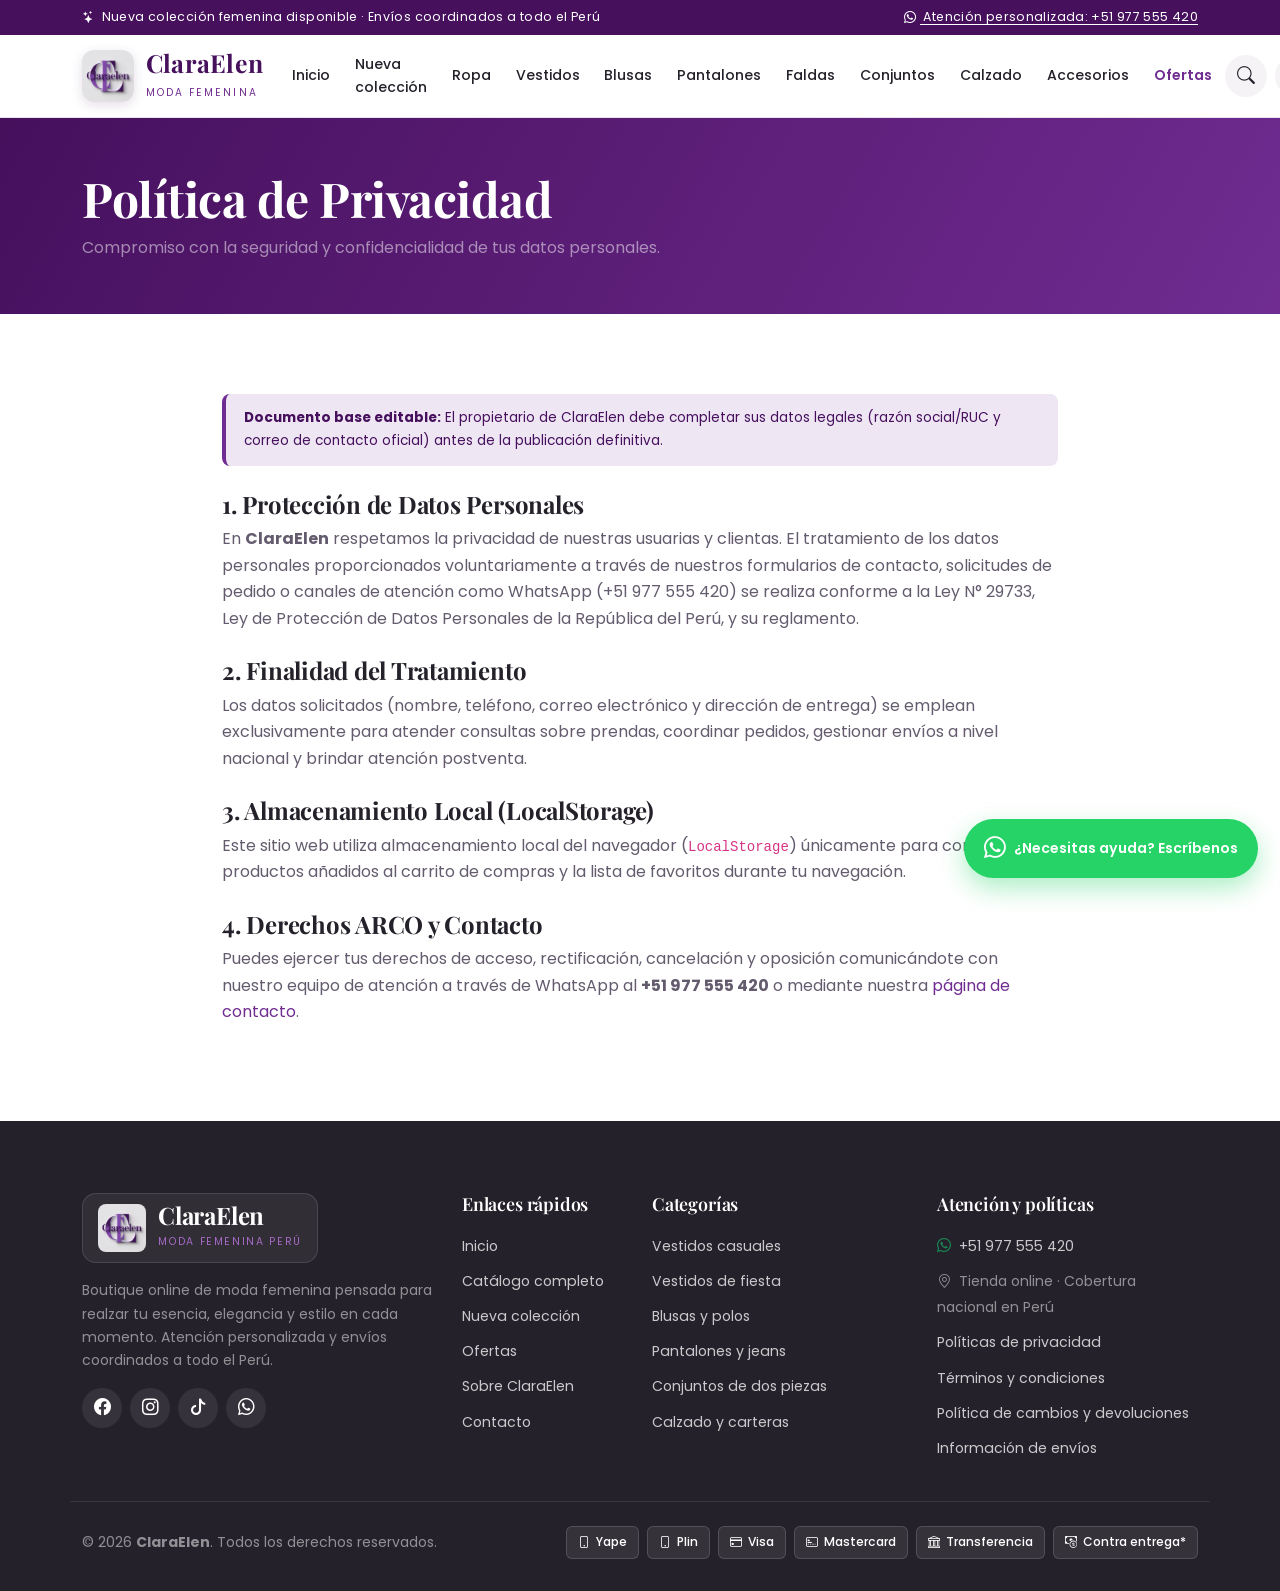
<file: pages/privacidad.html>
<!DOCTYPE html>
<html lang="es">
<head>
  <meta charset="UTF-8">
  <meta name="viewport" content="width=device-width, initial-scale=1.0">
  <title>Política de Privacidad | ClaraElen Perú</title>
  <meta name="description" content="Política de privacidad y protección de datos personales de ClaraElen conforme a la Ley N° 29733 en Perú.">
  <link rel="canonical" href="https://www.claraelen.pe/pages/privacidad.html">
  <link rel="icon" type="image/svg+xml" href="../assets/icons/favicon.svg">
  <link rel="preconnect" href="https://fonts.googleapis.com">
  <link rel="preconnect" href="https://fonts.gstatic.com" crossorigin>
  <link href="https://fonts.googleapis.com/css2?family=Playfair+Display:ital,wght@0,600;0,700;1,400&family=Poppins:wght@300;400;500;600;700&display=swap" rel="stylesheet">
  <link href="https://cdn.jsdelivr.net/npm/bootstrap@5.3.3/dist/css/bootstrap.min.css" rel="stylesheet" crossorigin="anonymous">
  <link href="https://cdn.jsdelivr.net/npm/bootstrap-icons@1.11.3/font/bootstrap-icons.min.css" rel="stylesheet" crossorigin="anonymous">
  <link rel="stylesheet" href="../css/styles.css">
</head>
<body data-base-path="../">

  <div id="globalHeaderMount"></div>

  <main>
    <section class="inner-page-banner">
      <div class="container">
        <h1 class="font-display display-5 fw-bold mb-2">Política de Privacidad</h1>
        <p class="text-white-50 mb-0">Compromiso con la seguridad y confidencialidad de tus datos personales.</p>
      </div>
    </section>

    <section class="section-padding">
      <div class="container" style="max-width: 860px;">
        <div class="demo-disclaimer-banner mb-4">
          <strong>Documento base editable:</strong> El propietario de ClaraElen debe completar sus datos legales (razón social/RUC y correo de contacto oficial) antes de la publicación definitiva.
        </div>

        <h2 class="font-display fs-4 fw-bold mt-4">1. Protección de Datos Personales</h2>
        <p class="text-ce-muted">
          En <strong>ClaraElen</strong> respetamos la privacidad de nuestras usuarias y clientas. El tratamiento de los datos personales proporcionados voluntariamente a través de nuestros formularios de contacto, solicitudes de pedido o canales de atención como WhatsApp (+51 977 555 420) se realiza conforme a la Ley N° 29733, Ley de Protección de Datos Personales de la República del Perú, y su reglamento.
        </p>

        <h2 class="font-display fs-4 fw-bold mt-4">2. Finalidad del Tratamiento</h2>
        <p class="text-ce-muted">
          Los datos solicitados (nombre, teléfono, correo electrónico y dirección de entrega) se emplean exclusivamente para atender consultas sobre prendas, coordinar pedidos, gestionar envíos a nivel nacional y brindar atención postventa.
        </p>

        <h2 class="font-display fs-4 fw-bold mt-4">3. Almacenamiento Local (LocalStorage)</h2>
        <p class="text-ce-muted">
          Este sitio web utiliza almacenamiento local del navegador (<code>LocalStorage</code>) únicamente para conservar los productos añadidos al carrito de compras y la lista de favoritos durante tu navegación.
        </p>

        <h2 class="font-display fs-4 fw-bold mt-4">4. Derechos ARCO y Contacto</h2>
        <p class="text-ce-muted">
          Puedes ejercer tus derechos de acceso, rectificación, cancelación y oposición comunicándote con nuestro equipo de atención a través de WhatsApp al <strong>+51 977 555 420</strong> o mediante nuestra <a href="contacto.html">página de contacto</a>.
        </p>
      </div>
    </section>
  </main>

  <div id="globalFooterMount"></div>

  <script src="https://cdn.jsdelivr.net/npm/bootstrap@5.3.3/dist/js/bootstrap.bundle.min.js" crossorigin="anonymous"></script>
  <script src="../js/script.js"></script>
</body>
</html>
</file>
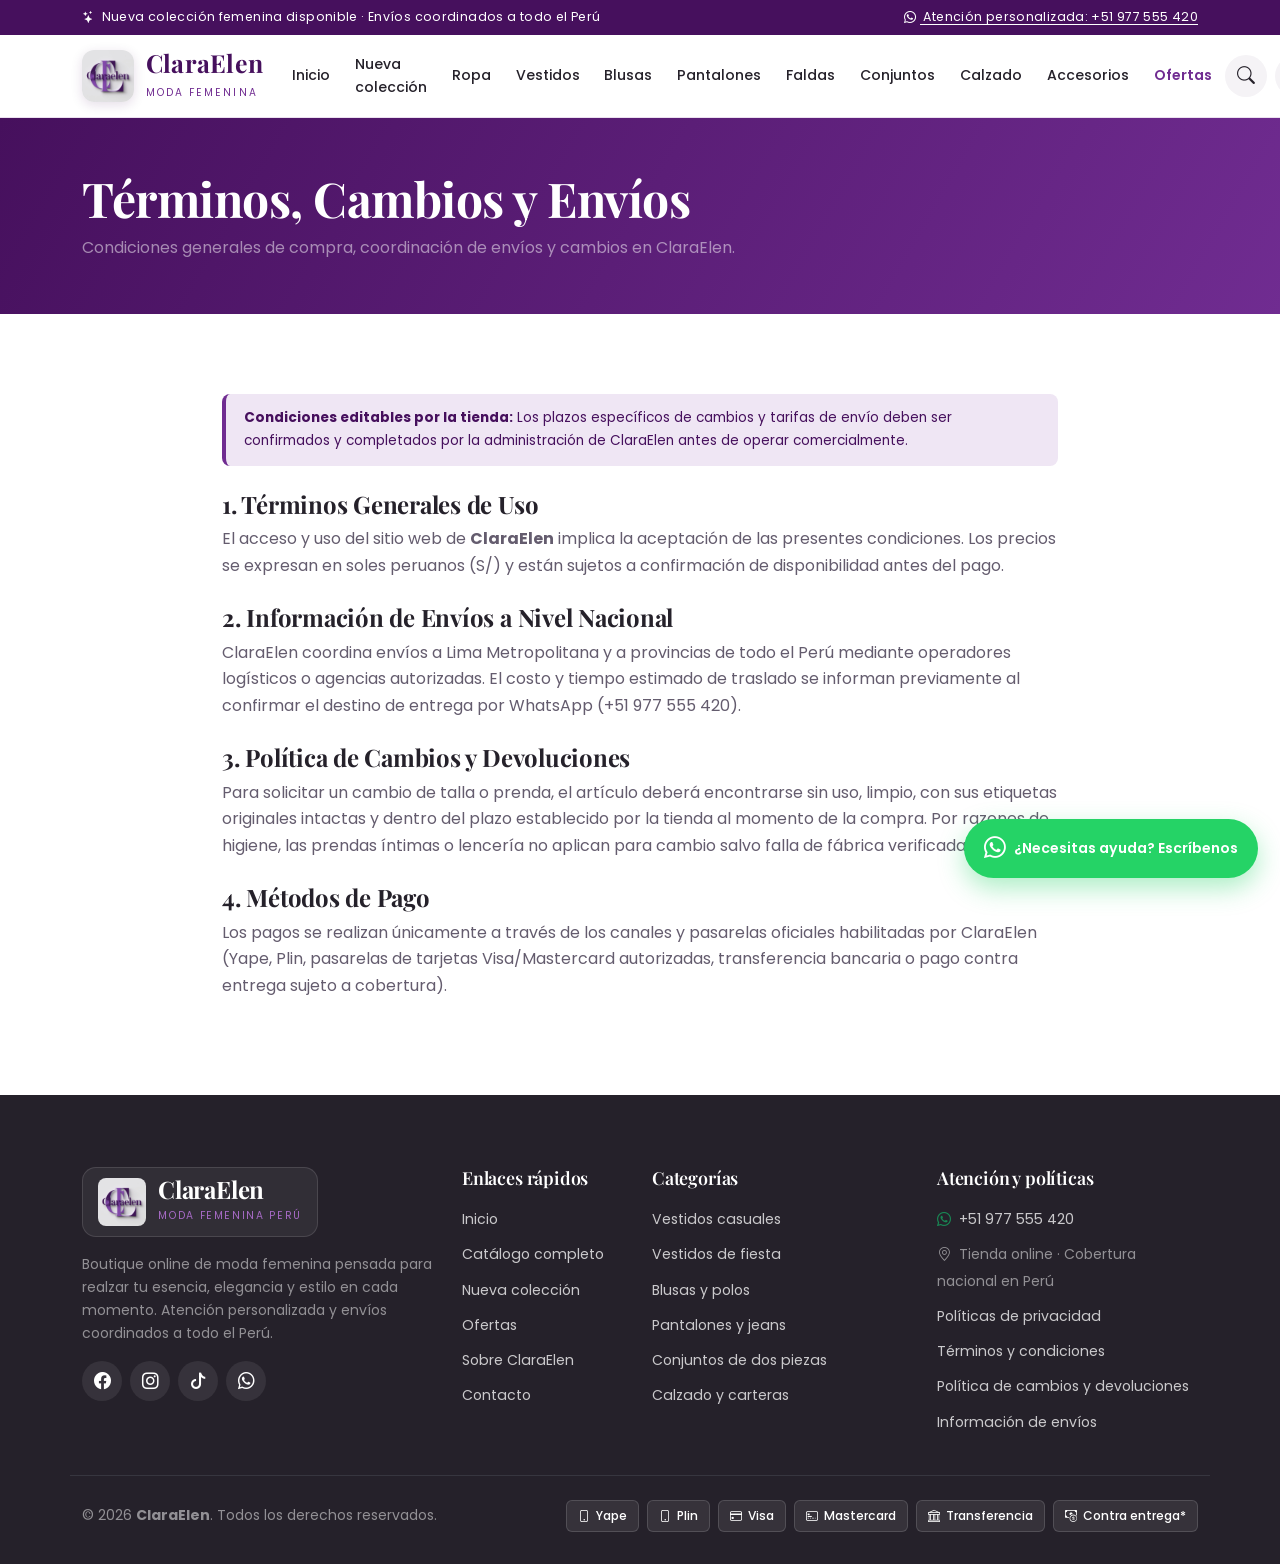
<file: pages/terminos.html>
<!DOCTYPE html>
<html lang="es">
<head>
  <meta charset="UTF-8">
  <meta name="viewport" content="width=device-width, initial-scale=1.0">
  <title>Términos, Cambios y Envíos | ClaraElen Perú</title>
  <meta name="description" content="Términos y condiciones, política de cambios y devoluciones e información de envíos a nivel nacional en Perú de ClaraElen.">
  <link rel="canonical" href="https://www.claraelen.pe/pages/terminos.html">
  <link rel="icon" type="image/svg+xml" href="../assets/icons/favicon.svg">
  <link rel="preconnect" href="https://fonts.googleapis.com">
  <link rel="preconnect" href="https://fonts.gstatic.com" crossorigin>
  <link href="https://fonts.googleapis.com/css2?family=Playfair+Display:ital,wght@0,600;0,700;1,400&family=Poppins:wght@300;400;500;600;700&display=swap" rel="stylesheet">
  <link href="https://cdn.jsdelivr.net/npm/bootstrap@5.3.3/dist/css/bootstrap.min.css" rel="stylesheet" crossorigin="anonymous">
  <link href="https://cdn.jsdelivr.net/npm/bootstrap-icons@1.11.3/font/bootstrap-icons.min.css" rel="stylesheet" crossorigin="anonymous">
  <link rel="stylesheet" href="../css/styles.css">
</head>
<body data-base-path="../">

  <div id="globalHeaderMount"></div>

  <main>
    <section class="inner-page-banner">
      <div class="container">
        <h1 class="font-display display-5 fw-bold mb-2">Términos, Cambios y Envíos</h1>
        <p class="text-white-50 mb-0">Condiciones generales de compra, coordinación de envíos y cambios en ClaraElen.</p>
      </div>
    </section>

    <section class="section-padding">
      <div class="container" style="max-width: 860px;">
        <div class="demo-disclaimer-banner mb-4">
          <strong>Condiciones editables por la tienda:</strong> Los plazos específicos de cambios y tarifas de envío deben ser confirmados y completados por la administración de ClaraElen antes de operar comercialmente.
        </div>

        <h2 class="font-display fs-4 fw-bold mt-4">1. Términos Generales de Uso</h2>
        <p class="text-ce-muted">
          El acceso y uso del sitio web de <strong>ClaraElen</strong> implica la aceptación de las presentes condiciones. Los precios se expresan en soles peruanos (S/) y están sujetos a confirmación de disponibilidad antes del pago.
        </p>

        <h2 class="font-display fs-4 fw-bold mt-4" id="envios">2. Información de Envíos a Nivel Nacional</h2>
        <p class="text-ce-muted">
          ClaraElen coordina envíos a Lima Metropolitana y a provincias de todo el Perú mediante operadores logísticos o agencias autorizadas. El costo y tiempo estimado de traslado se informan previamente al confirmar el destino de entrega por WhatsApp (+51 977 555 420).
        </p>

        <h2 class="font-display fs-4 fw-bold mt-4" id="cambios">3. Política de Cambios y Devoluciones</h2>
        <p class="text-ce-muted">
          Para solicitar un cambio de talla o prenda, el artículo deberá encontrarse sin uso, limpio, con sus etiquetas originales intactas y dentro del plazo establecido por la tienda al momento de la compra. Por razones de higiene, las prendas íntimas o lencería no aplican para cambio salvo falla de fábrica verificada.
        </p>

        <h2 class="font-display fs-4 fw-bold mt-4">4. Métodos de Pago</h2>
        <p class="text-ce-muted">
          Los pagos se realizan únicamente a través de los canales y pasarelas oficiales habilitadas por ClaraElen (Yape, Plin, pasarelas de tarjetas Visa/Mastercard autorizadas, transferencia bancaria o pago contra entrega sujeto a cobertura).
        </p>
      </div>
    </section>
  </main>

  <div id="globalFooterMount"></div>

  <script src="https://cdn.jsdelivr.net/npm/bootstrap@5.3.3/dist/js/bootstrap.bundle.min.js" crossorigin="anonymous"></script>
  <script src="../js/script.js"></script>
</body>
</html>
</file>
<file: css/styles.css>
/* ==========================================================================
   CLARAELEN — HOJA DE ESTILOS PRINCIPAL (styles.css)
   Tienda Online de Ropa Femenina | Perú
   Identidad Visual: Elegancia, Feminidad, Confianza, Exclusividad y Modernidad
   ========================================================================== */

:root {
  /* Paleta Oficial ClaraElen */
  --ce-purple-dark: #46105D;
  --ce-purple-main: #702C91;
  --ce-lilac: #A66AC5;
  --ce-lilac-soft: #EFE6F4;
  --ce-white: #FFFFFF;
  --ce-gray-light: #F5F3F6;
  --ce-black: #25212A;
  --ce-text-muted: #645C6E;
  --ce-border: rgba(112, 44, 145, 0.14);
  --ce-whatsapp: #25D366;
  --ce-whatsapp-dark: #1EBE5A;

  /* Tipografías */
  --font-display: 'Playfair Display', Georgia, 'Times New Roman', serif;
  --font-body: 'Poppins', -apple-system, BlinkMacSystemFont, 'Segoe UI', Roboto, sans-serif;

  /* Sombras & Radios */
  --shadow-soft: 0 8px 28px rgba(37, 33, 42, 0.06);
  --shadow-hover: 0 18px 42px rgba(70, 16, 93, 0.14);
  --shadow-header: 0 4px 24px rgba(37, 33, 42, 0.08);
  --radius-sm: 8px;
  --radius-md: 14px;
  --radius-lg: 22px;
  --radius-pill: 999px;

  /* Transiciones */
  --transition-fast: 0.22s cubic-bezier(0.25, 0.46, 0.45, 0.94);
  --transition-smooth: 0.36s cubic-bezier(0.16, 1, 0.3, 1);
}

/* Base & Accesibilidad */
*,
*::before,
*::after {
  box-sizing: border-box;
}

html {
  scroll-behavior: smooth;
  font-size: 16px;
}

body {
  font-family: var(--font-body);
  color: var(--ce-black);
  background-color: var(--ce-white);
  line-height: 1.65;
  overflow-x: hidden;
  -webkit-font-smoothing: antialiased;
}

h1, h2, h3, h4, .font-display {
  font-family: var(--font-display);
  color: var(--ce-black);
  letter-spacing: -0.01em;
}

a {
  color: var(--ce-purple-main);
  text-decoration: none;
  transition: color var(--transition-fast);
}

a:hover {
  color: var(--ce-purple-dark);
}

:focus-visible {
  outline: 2px solid var(--ce-purple-main);
  outline-offset: 3px;
}

/* Utilidades de Marca */
.bg-ce-light {
  background-color: var(--ce-gray-light) !important;
}

.bg-ce-purple-dark {
  background-color: var(--ce-purple-dark) !important;
}

.bg-ce-purple-main {
  background-color: var(--ce-purple-main) !important;
}

.text-ce-purple {
  color: var(--ce-purple-main) !important;
}

.text-ce-purple-dark {
  color: var(--ce-purple-dark) !important;
}

.text-ce-lilac {
  color: var(--ce-lilac) !important;
}

.text-ce-muted {
  color: var(--ce-text-muted) !important;
}

.section-padding {
  padding: 5rem 0;
}

@media (max-width: 767.98px) {
  .section-padding {
    padding: 3.5rem 0;
  }
}

.section-eyebrow {
  display: inline-flex;
  align-items: center;
  gap: 0.5rem;
  font-size: 0.78rem;
  font-weight: 600;
  letter-spacing: 0.16em;
  text-transform: uppercase;
  color: var(--ce-purple-main);
  margin-bottom: 0.65rem;
}

.section-eyebrow::before {
  content: "";
  width: 24px;
  height: 1.5px;
  background-color: var(--ce-lilac);
}

.section-title {
  font-size: clamp(1.85rem, 3.2vw, 2.75rem);
  font-weight: 700;
  line-height: 1.2;
  color: var(--ce-black);
  margin-bottom: 0.85rem;
}

.section-subtitle {
  font-size: 1rem;
  color: var(--ce-text-muted);
  max-width: 640px;
}

/* Botones de Marca */
.btn-ce-primary {
  background: linear-gradient(135deg, var(--ce-purple-main) 0%, var(--ce-purple-dark) 100%);
  color: var(--ce-white);
  border: none;
  border-radius: var(--radius-pill);
  padding: 0.82rem 1.85rem;
  font-weight: 500;
  font-size: 0.94rem;
  letter-spacing: 0.02em;
  display: inline-flex;
  align-items: center;
  justify-content: center;
  gap: 0.5rem;
  box-shadow: 0 8px 22px rgba(112, 44, 145, 0.28);
  transition: transform var(--transition-fast), box-shadow var(--transition-fast), filter var(--transition-fast);
}

.btn-ce-primary:hover,
.btn-ce-primary:focus {
  color: var(--ce-white);
  transform: translateY(-2px);
  box-shadow: 0 12px 28px rgba(70, 16, 93, 0.36);
  filter: brightness(1.06);
}

.btn-ce-outline {
  background-color: transparent;
  color: var(--ce-purple-dark);
  border: 1.5px solid var(--ce-purple-main);
  border-radius: var(--radius-pill);
  padding: 0.78rem 1.75rem;
  font-weight: 500;
  font-size: 0.94rem;
  display: inline-flex;
  align-items: center;
  justify-content: center;
  gap: 0.5rem;
  transition: all var(--transition-fast);
}

.btn-ce-outline:hover {
  background-color: var(--ce-purple-main);
  color: var(--ce-white);
  transform: translateY(-2px);
}

.btn-ce-light {
  background-color: var(--ce-white);
  color: var(--ce-purple-dark);
  border: 1px solid rgba(255, 255, 255, 0.9);
  border-radius: var(--radius-pill);
  padding: 0.82rem 1.85rem;
  font-weight: 600;
  font-size: 0.94rem;
  display: inline-flex;
  align-items: center;
  justify-content: center;
  gap: 0.5rem;
  transition: all var(--transition-fast);
}

.btn-ce-light:hover {
  background-color: var(--ce-gray-light);
  color: var(--ce-purple-dark);
  transform: translateY(-2px);
}

.btn-whatsapp {
  background-color: var(--ce-whatsapp);
  color: var(--ce-white);
  border: none;
  border-radius: var(--radius-pill);
  padding: 0.75rem 1.5rem;
  font-weight: 500;
  display: inline-flex;
  align-items: center;
  justify-content: center;
  gap: 0.5rem;
  transition: all var(--transition-fast);
}

.btn-whatsapp:hover {
  background-color: var(--ce-whatsapp-dark);
  color: var(--ce-white);
  transform: translateY(-2px);
  box-shadow: 0 8px 20px rgba(37, 211, 102, 0.3);
}

/* ==========================================================================
   BARRA SUPERIOR Y ENCABEZADO STICKY
   ========================================================================== */
.top-announcement {
  background-color: var(--ce-purple-dark);
  color: var(--ce-white);
  font-size: 0.78rem;
  letter-spacing: 0.03em;
  padding: 0.45rem 0;
}

.top-announcement a {
  color: var(--ce-white);
  text-decoration: underline;
  text-underline-offset: 3px;
}

.site-header {
  position: sticky;
  top: 0;
  z-index: 1030;
  background-color: rgba(255, 255, 255, 0.96);
  backdrop-filter: blur(12px);
  -webkit-backdrop-filter: blur(12px);
  border-bottom: 1px solid var(--ce-border);
  transition: box-shadow var(--transition-smooth), padding var(--transition-smooth);
}

.site-header.is-scrolled {
  box-shadow: var(--shadow-header);
}

.brand-wrapper {
  display: inline-flex;
  align-items: center;
  gap: 0.75rem;
}

.brand-logo-img {
  width: 52px;
  height: 52px;
  object-fit: contain;
  border-radius: 12px;
  box-shadow: 0 3px 12px rgba(70, 16, 93, 0.14);
  transition: transform var(--transition-fast);
}

.brand-wrapper:hover .brand-logo-img {
  transform: scale(1.03);
}

.brand-name-text {
  font-family: var(--font-display);
  font-size: 1.55rem;
  font-weight: 700;
  color: var(--ce-purple-dark);
  letter-spacing: 0.01em;
  line-height: 1;
}

.brand-tagline {
  display: block;
  font-family: var(--font-body);
  font-size: 0.64rem;
  text-transform: uppercase;
  letter-spacing: 0.2em;
  color: var(--ce-purple-main);
  margin-top: 2px;
}

/* Navegación Principal */
.main-nav .nav-link {
  color: var(--ce-black);
  font-size: 0.88rem;
  font-weight: 500;
  padding: 0.6rem 0.78rem !important;
  position: relative;
  transition: color var(--transition-fast);
}

.main-nav .nav-link:hover,
.main-nav .nav-link.active {
  color: var(--ce-purple-main);
}

.main-nav .nav-link::after {
  content: "";
  position: absolute;
  left: 0.78rem;
  right: 0.78rem;
  bottom: 0.25rem;
  height: 2px;
  background-color: var(--ce-purple-main);
  transform: scaleX(0);
  transform-origin: center;
  transition: transform var(--transition-fast);
}

.main-nav .nav-link:hover::after,
.main-nav .nav-link.active::after {
  transform: scaleX(1);
}

.nav-link-offer {
  color: var(--ce-purple-main) !important;
  font-weight: 600 !important;
}

/* Mega Dropdown Categorías */
.dropdown-menu-ce {
  border: 1px solid var(--ce-border);
  border-radius: var(--radius-md);
  box-shadow: var(--shadow-hover);
  padding: 1.25rem;
  min-width: 540px;
  margin-top: 0.5rem !important;
}

.dropdown-menu-ce .dropdown-item {
  font-size: 0.85rem;
  color: var(--ce-black);
  padding: 0.42rem 0.75rem;
  border-radius: var(--radius-sm);
  transition: all var(--transition-fast);
}

.dropdown-menu-ce .dropdown-item:hover {
  background-color: var(--ce-lilac-soft);
  color: var(--ce-purple-dark);
  transform: translateX(3px);
}

/* Iconos de Acción en Encabezado */
.header-action-btn {
  width: 42px;
  height: 42px;
  border-radius: 50%;
  border: 1px solid transparent;
  background-color: var(--ce-gray-light);
  color: var(--ce-black);
  display: inline-flex;
  align-items: center;
  justify-content: center;
  font-size: 1.12rem;
  position: relative;
  transition: all var(--transition-fast);
}

.header-action-btn:hover {
  background-color: var(--ce-lilac-soft);
  color: var(--ce-purple-dark);
  border-color: rgba(112, 44, 145, 0.2);
  transform: translateY(-1px);
}

.cart-badge-count {
  position: absolute;
  top: -4px;
  right: -4px;
  min-width: 20px;
  height: 20px;
  padding: 0 5px;
  border-radius: var(--radius-pill);
  background-color: var(--ce-purple-main);
  color: var(--ce-white);
  font-size: 0.7rem;
  font-weight: 600;
  display: inline-flex;
  align-items: center;
  justify-content: center;
  border: 2px solid var(--ce-white);
}

/* ==========================================================================
   BANNER PRINCIPAL (HERO BOUTIQUE)
   ========================================================================== */
.hero-section {
  position: relative;
  background: linear-gradient(125deg, #25212A 0%, #46105D 55%, #702C91 100%);
  color: var(--ce-white);
  overflow: hidden;
  padding: 4.5rem 0;
}

.hero-section::before {
  content: "";
  position: absolute;
  inset: 0;
  background: radial-gradient(circle at 80% 25%, rgba(166, 106, 197, 0.35), transparent 55%);
  pointer-events: none;
}

.hero-badge {
  display: inline-flex;
  align-items: center;
  gap: 0.5rem;
  background: rgba(255, 255, 255, 0.14);
  backdrop-filter: blur(8px);
  border: 1px solid rgba(255, 255, 255, 0.25);
  color: var(--ce-white);
  padding: 0.42rem 1rem;
  border-radius: var(--radius-pill);
  font-size: 0.78rem;
  font-weight: 500;
  letter-spacing: 0.08em;
  text-transform: uppercase;
  margin-bottom: 1.25rem;
}

.hero-title {
  font-family: var(--font-display);
  font-size: clamp(2.4rem, 4.8vw, 4.15rem);
  font-weight: 700;
  line-height: 1.12;
  color: var(--ce-white);
  margin-bottom: 1.25rem;
}

.hero-title span {
  font-style: italic;
  color: #E8CCF6;
}

.hero-subtitle {
  font-size: clamp(1rem, 1.4vw, 1.15rem);
  color: rgba(255, 255, 255, 0.88);
  max-width: 540px;
  margin-bottom: 2rem;
  font-weight: 300;
}

.hero-gallery-grid {
  display: grid;
  grid-template-columns: 1.15fr 0.85fr;
  gap: 1.15rem;
  align-items: center;
}

.hero-photo-card {
  position: relative;
  border-radius: var(--radius-lg);
  overflow: hidden;
  box-shadow: 0 22px 48px rgba(18, 8, 28, 0.42);
  border: 1px solid rgba(255, 255, 255, 0.18);
}

.hero-photo-card img {
  width: 100%;
  height: 460px;
  object-fit: cover;
  display: block;
  transition: transform 0.7s ease;
}

.hero-photo-card.secondary img {
  height: 360px;
}

.hero-photo-card:hover img {
  transform: scale(1.04);
}

.hero-floating-tag {
  position: absolute;
  bottom: 1rem;
  left: 1rem;
  right: 1rem;
  background: rgba(37, 33, 42, 0.82);
  backdrop-filter: blur(8px);
  color: var(--ce-white);
  padding: 0.75rem 1rem;
  border-radius: var(--radius-md);
  font-size: 0.82rem;
  display: flex;
  align-items: center;
  justify-content: space-between;
}

@media (max-width: 991.98px) {
  .hero-section {
    padding: 3.25rem 0;
  }
  .hero-photo-card img {
    height: 360px;
  }
  .hero-photo-card.secondary img {
    height: 290px;
  }
}

@media (max-width: 575.98px) {
  .hero-gallery-grid {
    grid-template-columns: 1fr;
  }
  .hero-photo-card.secondary {
    display: none;
  }
}

/* ==========================================================================
   EXPLORADOR DE CATEGORÍAS (17 CATEGORÍAS)
   ========================================================================== */
.category-pill-card {
  background-color: var(--ce-white);
  border: 1px solid var(--ce-border);
  border-radius: var(--radius-md);
  padding: 1.15rem 1rem;
  text-align: center;
  display: flex;
  flex-direction: column;
  align-items: center;
  justify-content: center;
  gap: 0.55rem;
  height: 100%;
  color: var(--ce-black);
  box-shadow: 0 4px 14px rgba(37, 33, 42, 0.03);
  transition: all var(--transition-fast);
}

.category-pill-card:hover {
  border-color: var(--ce-purple-main);
  background-color: var(--ce-lilac-soft);
  color: var(--ce-purple-dark);
  transform: translateY(-4px);
  box-shadow: var(--shadow-soft);
}

.category-icon-circle {
  width: 48px;
  height: 48px;
  border-radius: 50%;
  background-color: var(--ce-gray-light);
  color: var(--ce-purple-main);
  display: flex;
  align-items: center;
  justify-content: center;
  font-size: 1.25rem;
  transition: all var(--transition-fast);
}

.category-pill-card:hover .category-icon-circle {
  background-color: var(--ce-purple-main);
  color: var(--ce-white);
}

.category-pill-title {
  font-size: 0.85rem;
  font-weight: 600;
  line-height: 1.3;
  margin: 0;
}

/* ==========================================================================
   TARJETAS DE PRODUCTO (CATÁLOGO)
   ========================================================================== */
.demo-disclaimer-banner {
  background-color: var(--ce-lilac-soft);
  border-left: 4px solid var(--ce-purple-main);
  border-radius: var(--radius-sm);
  padding: 0.85rem 1.15rem;
  font-size: 0.85rem;
  color: var(--ce-purple-dark);
}

.filter-tab-btn {
  border: 1px solid var(--ce-border);
  background-color: var(--ce-white);
  color: var(--ce-black);
  border-radius: var(--radius-pill);
  padding: 0.5rem 1.15rem;
  font-size: 0.84rem;
  font-weight: 500;
  transition: all var(--transition-fast);
}

.filter-tab-btn:hover,
.filter-tab-btn.active {
  background-color: var(--ce-purple-main);
  border-color: var(--ce-purple-main);
  color: var(--ce-white);
}

.product-card {
  background-color: var(--ce-white);
  border: 1px solid var(--ce-border);
  border-radius: var(--radius-md);
  overflow: hidden;
  height: 100%;
  display: flex;
  flex-direction: column;
  box-shadow: var(--shadow-soft);
  transition: transform var(--transition-smooth), box-shadow var(--transition-smooth);
}

.product-card:hover {
  transform: translateY(-6px);
  box-shadow: var(--shadow-hover);
}

.product-img-wrap {
  position: relative;
  aspect-ratio: 3 / 4;
  background-color: var(--ce-gray-light);
  overflow: hidden;
}

.product-img-wrap img {
  width: 100%;
  height: 100%;
  object-fit: cover;
  transition: transform 0.6s cubic-bezier(0.16, 1, 0.3, 1);
}

.product-card:hover .product-img-wrap img {
  transform: scale(1.06);
}

.product-badge {
  position: absolute;
  top: 0.85rem;
  left: 0.85rem;
  padding: 0.3rem 0.78rem;
  border-radius: var(--radius-pill);
  font-size: 0.72rem;
  font-weight: 600;
  letter-spacing: 0.04em;
  text-transform: uppercase;
  z-index: 2;
}

.badge-nuevo {
  background-color: var(--ce-purple-dark);
  color: var(--ce-white);
}

.badge-oferta {
  background-color: #B4235A;
  color: var(--ce-white);
}

.badge-mas-vendido {
  background-color: var(--ce-lilac);
  color: var(--ce-white);
}

.product-floating-actions {
  position: absolute;
  top: 0.85rem;
  right: 0.85rem;
  display: flex;
  flex-direction: column;
  gap: 0.45rem;
  z-index: 2;
}

.product-icon-btn {
  width: 36px;
  height: 36px;
  border-radius: 50%;
  border: none;
  background-color: rgba(255, 255, 255, 0.94);
  color: var(--ce-black);
  display: inline-flex;
  align-items: center;
  justify-content: center;
  font-size: 0.98rem;
  box-shadow: 0 4px 12px rgba(37, 33, 42, 0.12);
  transition: all var(--transition-fast);
}

.product-icon-btn:hover {
  background-color: var(--ce-purple-main);
  color: var(--ce-white);
  transform: scale(1.08);
}

.product-icon-btn.is-favorite {
  color: #C91D5A;
}

.product-icon-btn.is-favorite:hover {
  color: var(--ce-white);
}

.product-body {
  padding: 1.15rem;
  display: flex;
  flex-direction: column;
  flex-grow: 1;
}

.product-cat-label {
  font-size: 0.72rem;
  text-transform: uppercase;
  letter-spacing: 0.08em;
  color: var(--ce-purple-main);
  font-weight: 600;
  margin-bottom: 0.25rem;
}

.product-title {
  font-family: var(--font-display);
  font-size: 1.08rem;
  font-weight: 600;
  color: var(--ce-black);
  margin-bottom: 0.45rem;
  line-height: 1.32;
}

.product-price-row {
  display: flex;
  align-items: baseline;
  gap: 0.55rem;
  margin-bottom: 0.75rem;
}

.product-price {
  font-size: 1.12rem;
  font-weight: 700;
  color: var(--ce-purple-dark);
}

.product-old-price {
  font-size: 0.86rem;
  color: var(--ce-text-muted);
  text-decoration: line-through;
}

/* Selectores de Talla y Color en Tarjeta */
.selector-label-sm {
  font-size: 0.72rem;
  color: var(--ce-text-muted);
  font-weight: 500;
  margin-bottom: 0.3rem;
  display: block;
}

.size-pills-group {
  display: flex;
  flex-wrap: wrap;
  gap: 0.35rem;
  margin-bottom: 0.65rem;
}

.size-pill {
  min-width: 30px;
  height: 28px;
  padding: 0 0.45rem;
  border-radius: 6px;
  border: 1px solid var(--ce-border);
  background-color: var(--ce-white);
  color: var(--ce-black);
  font-size: 0.74rem;
  font-weight: 500;
  cursor: pointer;
  transition: all var(--transition-fast);
}

.size-pill:hover {
  border-color: var(--ce-purple-main);
}

.size-pill.active {
  background-color: var(--ce-purple-dark);
  border-color: var(--ce-purple-dark);
  color: var(--ce-white);
}

.color-swatches-group {
  display: flex;
  flex-wrap: wrap;
  align-items: center;
  gap: 0.42rem;
  margin-bottom: 0.9rem;
}

.color-swatch {
  width: 22px;
  height: 22px;
  border-radius: 50%;
  border: 2px solid var(--ce-white);
  box-shadow: 0 0 0 1px rgba(37, 33, 42, 0.25);
  cursor: pointer;
  transition: transform var(--transition-fast), box-shadow var(--transition-fast);
}

.color-swatch:hover {
  transform: scale(1.14);
}

.color-swatch.active {
  box-shadow: 0 0 0 2px var(--ce-purple-main);
  transform: scale(1.12);
}

.product-card-actions {
  margin-top: auto;
  display: grid;
  grid-template-columns: 1fr auto;
  gap: 0.45rem;
}

.btn-add-cart-sm {
  background-color: var(--ce-purple-main);
  color: var(--ce-white);
  border: none;
  border-radius: var(--radius-pill);
  padding: 0.58rem 0.95rem;
  font-size: 0.82rem;
  font-weight: 500;
  display: inline-flex;
  align-items: center;
  justify-content: center;
  gap: 0.4rem;
  transition: background-color var(--transition-fast), transform var(--transition-fast);
}

.btn-add-cart-sm:hover {
  background-color: var(--ce-purple-dark);
  color: var(--ce-white);
}

.btn-wa-product-sm {
  width: 38px;
  height: 38px;
  border-radius: 50%;
  background-color: rgba(37, 211, 102, 0.14);
  color: #158A43;
  border: 1px solid rgba(37, 211, 102, 0.35);
  display: inline-flex;
  align-items: center;
  justify-content: center;
  font-size: 1rem;
  transition: all var(--transition-fast);
}

.btn-wa-product-sm:hover {
  background-color: var(--ce-whatsapp);
  color: var(--ce-white);
}

/* ==========================================================================
   BENEFICIOS, PAGOS Y TESTIMONIOS
   ========================================================================== */
.benefit-card {
  background-color: var(--ce-white);
  border: 1px solid var(--ce-border);
  border-radius: var(--radius-md);
  padding: 1.75rem 1.4rem;
  height: 100%;
  transition: all var(--transition-fast);
}

.benefit-card:hover {
  transform: translateY(-4px);
  border-color: var(--ce-lilac);
  box-shadow: var(--shadow-soft);
}

.benefit-icon {
  width: 52px;
  height: 52px;
  border-radius: 14px;
  background: linear-gradient(135deg, var(--ce-lilac-soft), #F8F2FB);
  color: var(--ce-purple-main);
  display: inline-flex;
  align-items: center;
  justify-content: center;
  font-size: 1.45rem;
  margin-bottom: 1rem;
}

.payment-method-card {
  background-color: var(--ce-white);
  border: 1px solid var(--ce-border);
  border-radius: var(--radius-md);
  padding: 1.25rem;
  height: 100%;
  display: flex;
  flex-direction: column;
  justify-content: space-between;
  transition: all var(--transition-fast);
}

.payment-method-card:hover {
  border-color: var(--ce-purple-main);
  box-shadow: var(--shadow-soft);
}

.payment-status-pill {
  display: inline-block;
  font-size: 0.7rem;
  font-weight: 600;
  padding: 0.22rem 0.65rem;
  border-radius: var(--radius-pill);
  background-color: var(--ce-lilac-soft);
  color: var(--ce-purple-dark);
}

.testimonial-card {
  background-color: var(--ce-white);
  border: 1px solid var(--ce-border);
  border-radius: var(--radius-md);
  padding: 1.75rem;
  height: 100%;
  box-shadow: var(--shadow-soft);
}

.testimonial-avatar {
  width: 52px;
  height: 52px;
  border-radius: 50%;
  object-fit: cover;
  border: 2px solid var(--ce-lilac);
}

/* ==========================================================================
   SIDEBAR DE FILTROS (CATÁLOGO)
   ========================================================================== */
.catalog-sidebar {
  background-color: var(--ce-gray-light);
  border-radius: var(--radius-md);
  padding: 1.5rem;
  border: 1px solid var(--ce-border);
}

.filter-group-title {
  font-family: var(--font-body);
  font-size: 0.85rem;
  font-weight: 700;
  text-transform: uppercase;
  letter-spacing: 0.06em;
  color: var(--ce-purple-dark);
  margin-bottom: 0.75rem;
}

.category-filter-list {
  max-height: 280px;
  overflow-y: auto;
  padding-right: 0.35rem;
}

/* ==========================================================================
   BOTÓN FLOTANTE DE WHATSAPP
   ========================================================================== */
.whatsapp-float-btn {
  position: fixed;
  right: 1.35rem;
  bottom: 1.35rem;
  z-index: 1040;
  background-color: var(--ce-whatsapp);
  color: var(--ce-white);
  border-radius: var(--radius-pill);
  padding: 0.75rem 1.25rem;
  display: inline-flex;
  align-items: center;
  gap: 0.55rem;
  font-weight: 600;
  font-size: 0.88rem;
  box-shadow: 0 10px 26px rgba(37, 211, 102, 0.38);
  transition: transform var(--transition-fast), box-shadow var(--transition-fast);
}

.whatsapp-float-btn:hover {
  color: var(--ce-white);
  background-color: var(--ce-whatsapp-dark);
  transform: translateY(-3px) scale(1.02);
  box-shadow: 0 14px 32px rgba(37, 211, 102, 0.48);
}

.whatsapp-float-btn i {
  font-size: 1.35rem;
}

@media (max-width: 575.98px) {
  .whatsapp-float-btn span {
    display: none;
  }
  .whatsapp-float-btn {
    width: 54px;
    height: 54px;
    padding: 0;
    justify-content: center;
    border-radius: 50%;
  }
}

/* ==========================================================================
   PIE DE PÁGINA (FOOTER)
   ========================================================================== */
.site-footer {
  background-color: var(--ce-black);
  color: rgba(255, 255, 255, 0.82);
  padding-top: 4.5rem;
  padding-bottom: 2rem;
}

.footer-logo-frame {
  display: inline-flex;
  align-items: center;
  gap: 0.75rem;
  background-color: rgba(255, 255, 255, 0.06);
  padding: 0.55rem 0.95rem;
  border-radius: var(--radius-md);
  border: 1px solid rgba(255, 255, 255, 0.12);
}

.footer-title {
  font-family: var(--font-display);
  font-size: 1.12rem;
  font-weight: 600;
  color: var(--ce-white);
  margin-bottom: 1.1rem;
}

.footer-links {
  list-style: none;
  padding: 0;
  margin: 0;
}

.footer-links li {
  margin-bottom: 0.55rem;
}

.footer-links a {
  color: rgba(255, 255, 255, 0.76);
  font-size: 0.88rem;
  transition: color var(--transition-fast), padding-left var(--transition-fast);
}

.footer-links a:hover {
  color: #E3B8F7;
  padding-left: 4px;
}

.social-circle-link {
  width: 40px;
  height: 40px;
  border-radius: 50%;
  background-color: rgba(255, 255, 255, 0.08);
  color: var(--ce-white);
  display: inline-flex;
  align-items: center;
  justify-content: center;
  font-size: 1.05rem;
  transition: all var(--transition-fast);
}

.social-circle-link:hover {
  background-color: var(--ce-purple-main);
  color: var(--ce-white);
  transform: translateY(-3px);
}

.footer-payment-chip {
  display: inline-flex;
  align-items: center;
  gap: 0.35rem;
  background-color: rgba(255, 255, 255, 0.08);
  border: 1px solid rgba(255, 255, 255, 0.14);
  color: var(--ce-white);
  padding: 0.32rem 0.7rem;
  border-radius: 6px;
  font-size: 0.76rem;
  font-weight: 500;
}

/* ==========================================================================
   PAGE HERO INTERIOR & CHECKOUT
   ========================================================================== */
.inner-page-banner {
  background: linear-gradient(120deg, var(--ce-purple-dark) 0%, var(--ce-purple-main) 100%);
  color: var(--ce-white);
  padding: 3.25rem 0;
}

.inner-page-banner h1 {
  color: var(--ce-white);
}

.breadcrumb-ce .breadcrumb-item,
.breadcrumb-ce .breadcrumb-item a {
  color: rgba(255, 255, 255, 0.82);
  font-size: 0.84rem;
}

.breadcrumb-ce .breadcrumb-item.active {
  color: var(--ce-white);
  font-weight: 500;
}

.breadcrumb-ce .breadcrumb-item + .breadcrumb-item::before {
  color: rgba(255, 255, 255, 0.55);
}

/* Respeta preferencia de movimiento reducido */
@media (prefers-reduced-motion: reduce) {
  html {
    scroll-behavior: auto;
  }
  *,
  *::before,
  *::after {
    animation-duration: 0.01ms !important;
    animation-iteration-count: 1 !important;
    transition-duration: 0.01ms !important;
  }
}
</file>
